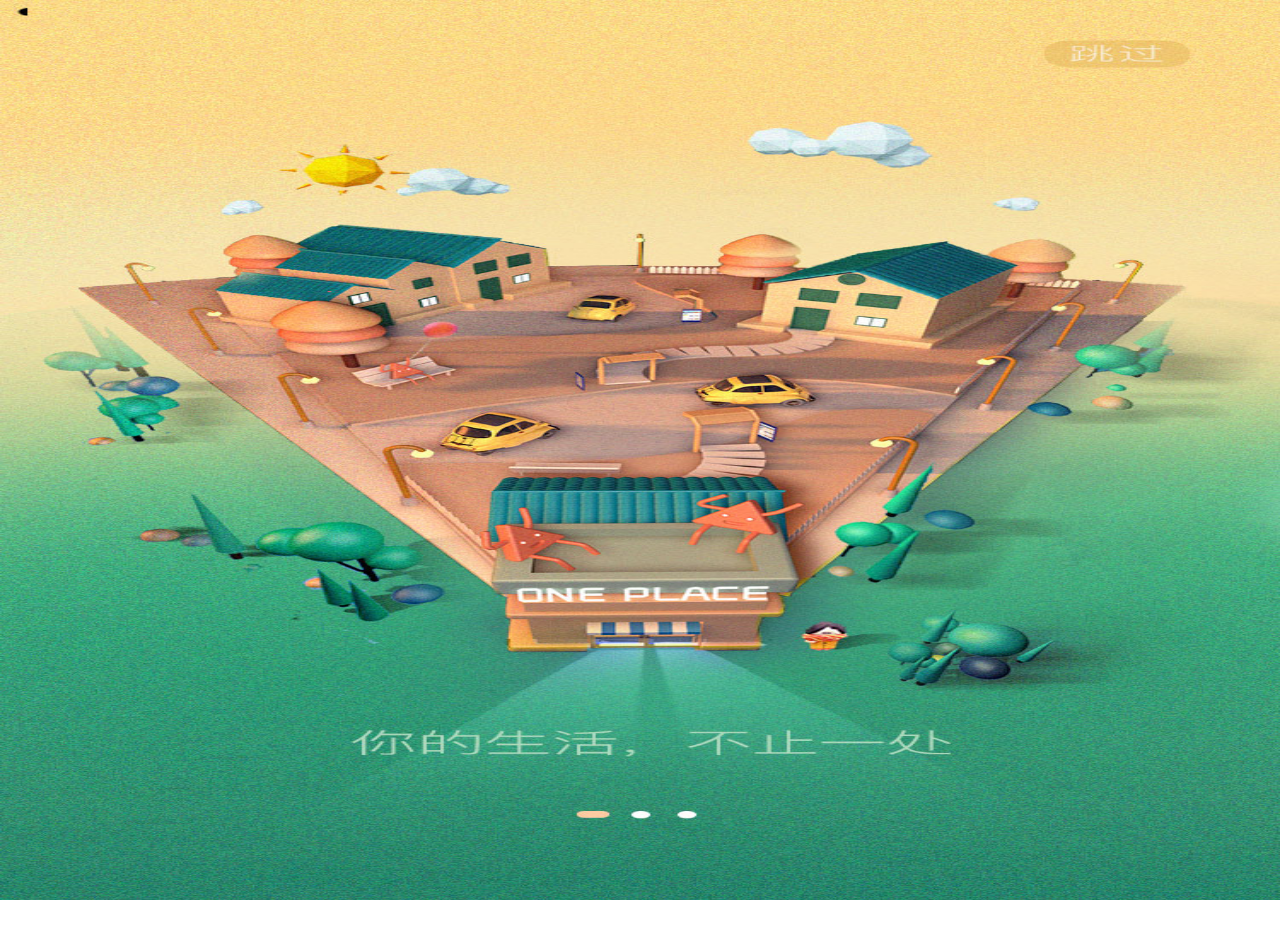
<file: index.html>
<!DOCTYPE html>
<html lang="en">

<head>
  <meta charset="UTF-8">
  <meta name="viewport" content="width=device-width, initial-scale=1.0">
  <meta http-equiv="X-UA-Compatible" content="ie=edge">
  <link rel="stylesheet" href="./css/swiper.min.css">
  <script>
    document.documentElement.style.fontSize =
      document.documentElement.clientWidth / 7.5 + "px"
  </script>
  <title>Document</title>
  <style>
    * {
      margin: 0;
      padding: 0;
      box-sizing: border-box;
    }

    .swiper-container {
      width: 100%;
    }

    .swiper-wrapper img {
      width: 100%;
      height: 100vh;
    }

    .btn {
      position: absolute;
      display: block;
      text-decoration: none;
      top: 10.85rem;
      left: 2.6rem;
      width: 2rem;
      height: 0.7rem;
      background-color: #7dd2b1;
      border: 1px solid #7dd2b1;
      border-radius: 0.3rem;
      display: flex;
    }

    p {
      width: 2rem;
      color: #eee;
      font-size: 0.4rem;
      padding-left: 0.2rem;
      padding-top: 0.03rem;
    }
  </style>
</head>

<body>
  <div class="swiper-container">
    <div class="swiper-wrapper">
      <div class="swiper-slide"><img src="./images/u5.jpg" alt=""></div>
      <div class="swiper-slide"><img src="./images/u7.jpg" alt=""></div>
      <div class="swiper-slide"><img src="./images/u9.jpg" alt=""></div>
      <div class="swiper-slide"><img src="./images/u11.jpg" alt="">
        <a href="./dengru.html" class="btn">
          <p>来到一处</p>
        </a>
      </div>
    </div>
  </div>
  <script src="./js/swiper.animate1.0.3.min.js"></script>
  <script src="./js/swiper.min.js"></script>
  <script>
    var mySwiper = new Swiper('.swiper-container', {
      autoplay: true,
    })
  </script>
</body>

</html>
</file>
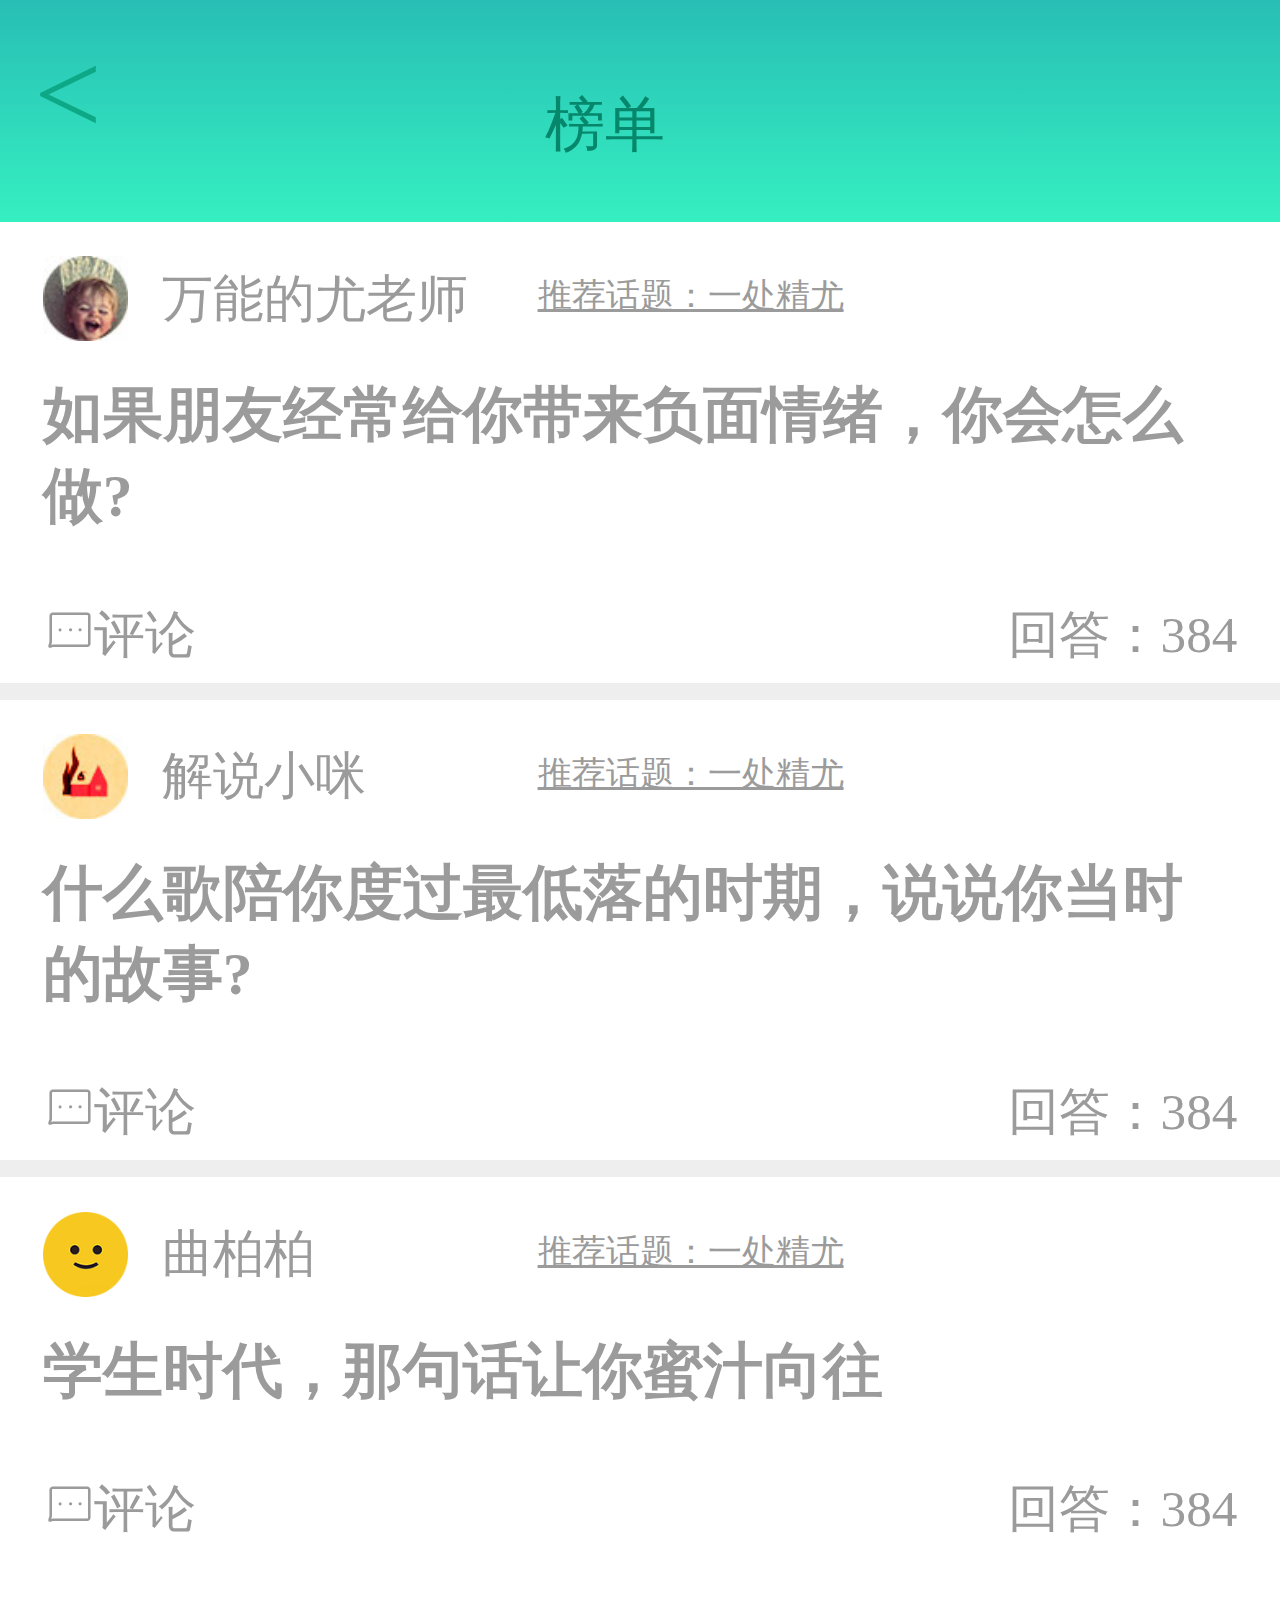
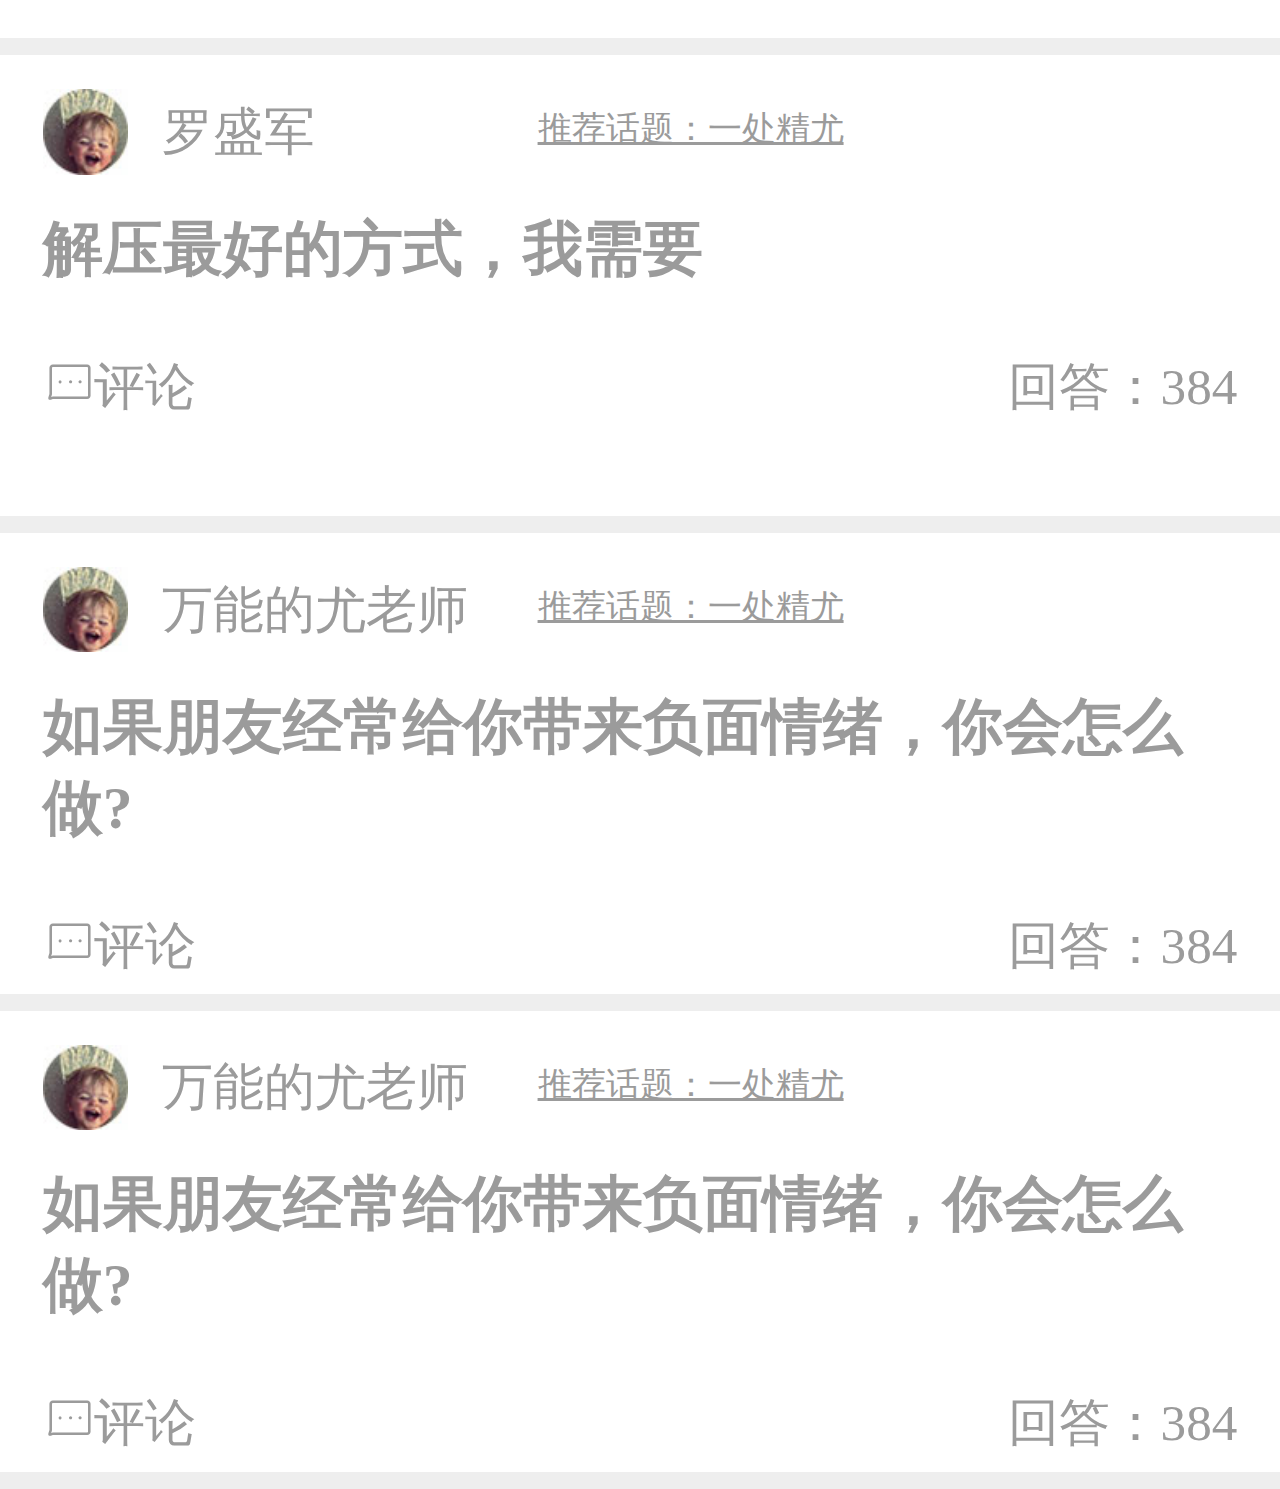
<file: bangdan.html>
<!DOCTYPE html>
<html lang="en">

<head>
  <meta charset="UTF-8">
  <meta name="viewport" content="width=device-width, initial-scale=1.0">
  <meta http-equiv="X-UA-Compatible" content="ie=edge">
  <link rel="stylesheet" href="./css/iconfont_1.css">
  <link rel="stylesheet" href="./css/iconfont_2.css">
  <link rel="stylesheet" href="./css/iconfont_3.css">
  <script>
    document.documentElement.style.fontSize =
      document.documentElement.clientWidth / 7.5 + "px"
  </script>
  <title>Document</title>
  <style>
    * {
      margin: 0;
      padding: 0;
    }

    .top {
      background: -webkit-linear-gradient(#28beb5, #35efc1);
      width: 100%;
      height: 1.3rem;
      position: fixed;
      top: 0;
    }

    header {
      margin-top: 1.3rem;
    }

    .top span {
      font-size: 0.35rem;
      color: #06866b;
      padding-left: 2.6rem;
      margin-top: 0.5rem;
      float: left;
    }

    .top a {
      text-decoration: none;
      font-size: 0.7rem;
      float: left;
      padding-top: 0.15rem;
      color: black;
      color: #0da987;
      margin-left: 0.2rem;
    }

    .biaoti {
      border-bottom: 0.1rem solid #eee;
    }

    .biaoti-top {
      width: 7rem;
      margin: 0 auto;
      height: 2.5rem;
      padding-top: 0.2rem;
    }

    .biaoti-top img {
      width: 0.5rem;
      float: left;
    }

    .wanneng {
      float: left;
      font-size: 0.3rem;
      width: 2rem;
      padding-top: 0.05rem;
      color: rgb(155, 155, 155);
      padding-left: 0.2rem;
    }

    .biaoti-top a {
      font-size: 0.2rem;
      float: left;
      padding-top: 0.1rem;
      color: rgb(155, 155, 155);
      padding-left: 0.2rem;
    }

    .biaoti-top h5 {
      width: 100%;
      float: left;
      font-size: 0.35rem;
      padding-top: 0.2rem;
      color: rgb(155, 155, 155);
    }

    .pingluna {
      float: left;
      color: rgb(155, 155, 155);
      font-size: 0.3rem;
      margin-top: 0.37rem;
    }

    .huida {
      float: right;
      font-size: 0.3rem;
      margin-top: 0.37rem;
      color: rgb(155, 155, 155);

    }
  </style>
</head>

<body>
  <div class="wrap">
    <div class="top">
      <a href="./dengruye.html">
        <</a> <span>榜单</span>
    </div>
    <header>
      <div class="biaoti">
        <div class="biaoti-top">
          <img src="./images/u153111_13.jpg" alt="">
          <span class="wanneng">万能的尤老师 </span>
          <a href="">推荐话题：一处精尤</a>
          <h5>如果朋友经常给你带来负面情绪，你会怎么做?</h5>
          <span class="iconfont icon-xiaoxi1 pingluna">评论</span>
          <span class="huida">回答：384</span>
        </div>
      </div>

      <div class="biaoti">
        <div class="biaoti-top">
          <img src="./images/u15123_05.jpg" alt="">
          <span class="wanneng">解说小咪 </span>
          <a href="">推荐话题：一处精尤</a>
          <h5>什么歌陪你度过最低落的时期，说说你当时的故事?</h5>
          <span class="iconfont icon-xiaoxi1 pingluna">评论</span>
          <span class="huida">回答：384</span>
        </div>
      </div>

      <div class="biaoti">
        <div class="biaoti-top">
          <img src="./images/1_03.png" alt="">
          <span class="wanneng">曲柏柏 </span>
          <a href="">推荐话题：一处精尤</a>
          <h5>学生时代，那句话让你蜜汁向往</h5>
          <span class="iconfont icon-xiaoxi1 pingluna">评论</span>
          <span class="huida">回答：384</span>
        </div>
      </div>

      <div class="biaoti">
        <div class="biaoti-top">
          <img src="./images/u153111_13.jpg" alt="">
          <span class="wanneng">罗盛军 </span>
          <a href="">推荐话题：一处精尤</a>
          <h5>解压最好的方式，我需要</h5>
          <span class="iconfont icon-xiaoxi1 pingluna">评论</span>
          <span class="huida">回答：384</span>
        </div>
      </div>

      <div class="biaoti">
        <div class="biaoti-top">
          <img src="./images/u153111_13.jpg" alt="">
          <span class="wanneng">万能的尤老师 </span>
          <a href="">推荐话题：一处精尤</a>
          <h5>如果朋友经常给你带来负面情绪，你会怎么做?</h5>
          <span class="iconfont icon-xiaoxi1 pingluna">评论</span>
          <span class="huida">回答：384</span>
        </div>
      </div>
      <div class="biaoti">
        <div class="biaoti-top">
          <img src="./images/u153111_13.jpg" alt="">
          <span class="wanneng">万能的尤老师 </span>
          <a href="">推荐话题：一处精尤</a>
          <h5>如果朋友经常给你带来负面情绪，你会怎么做?</h5>
          <span class="iconfont icon-xiaoxi1 pingluna">评论</span>
          <span class="huida">回答：384</span>
        </div>
      </div>

    </header>

  </div>
</body>

</html>
</file>
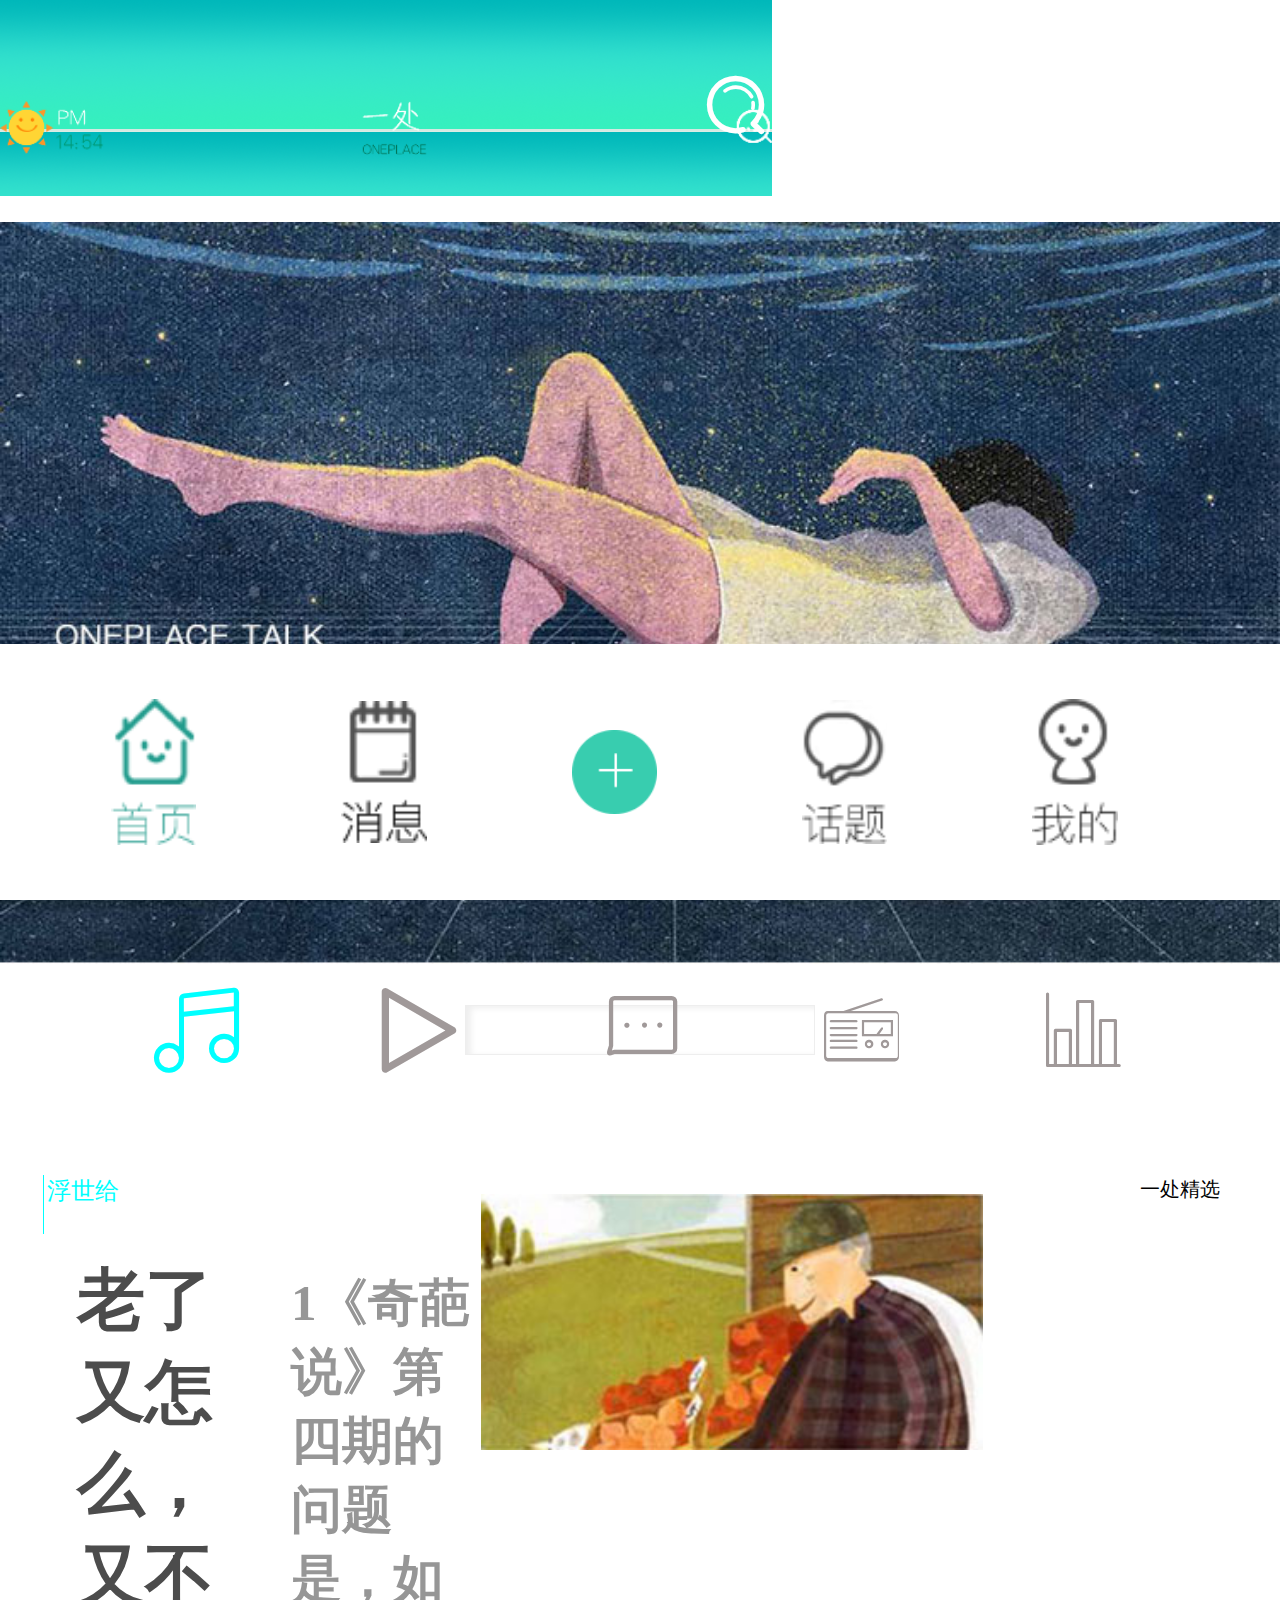
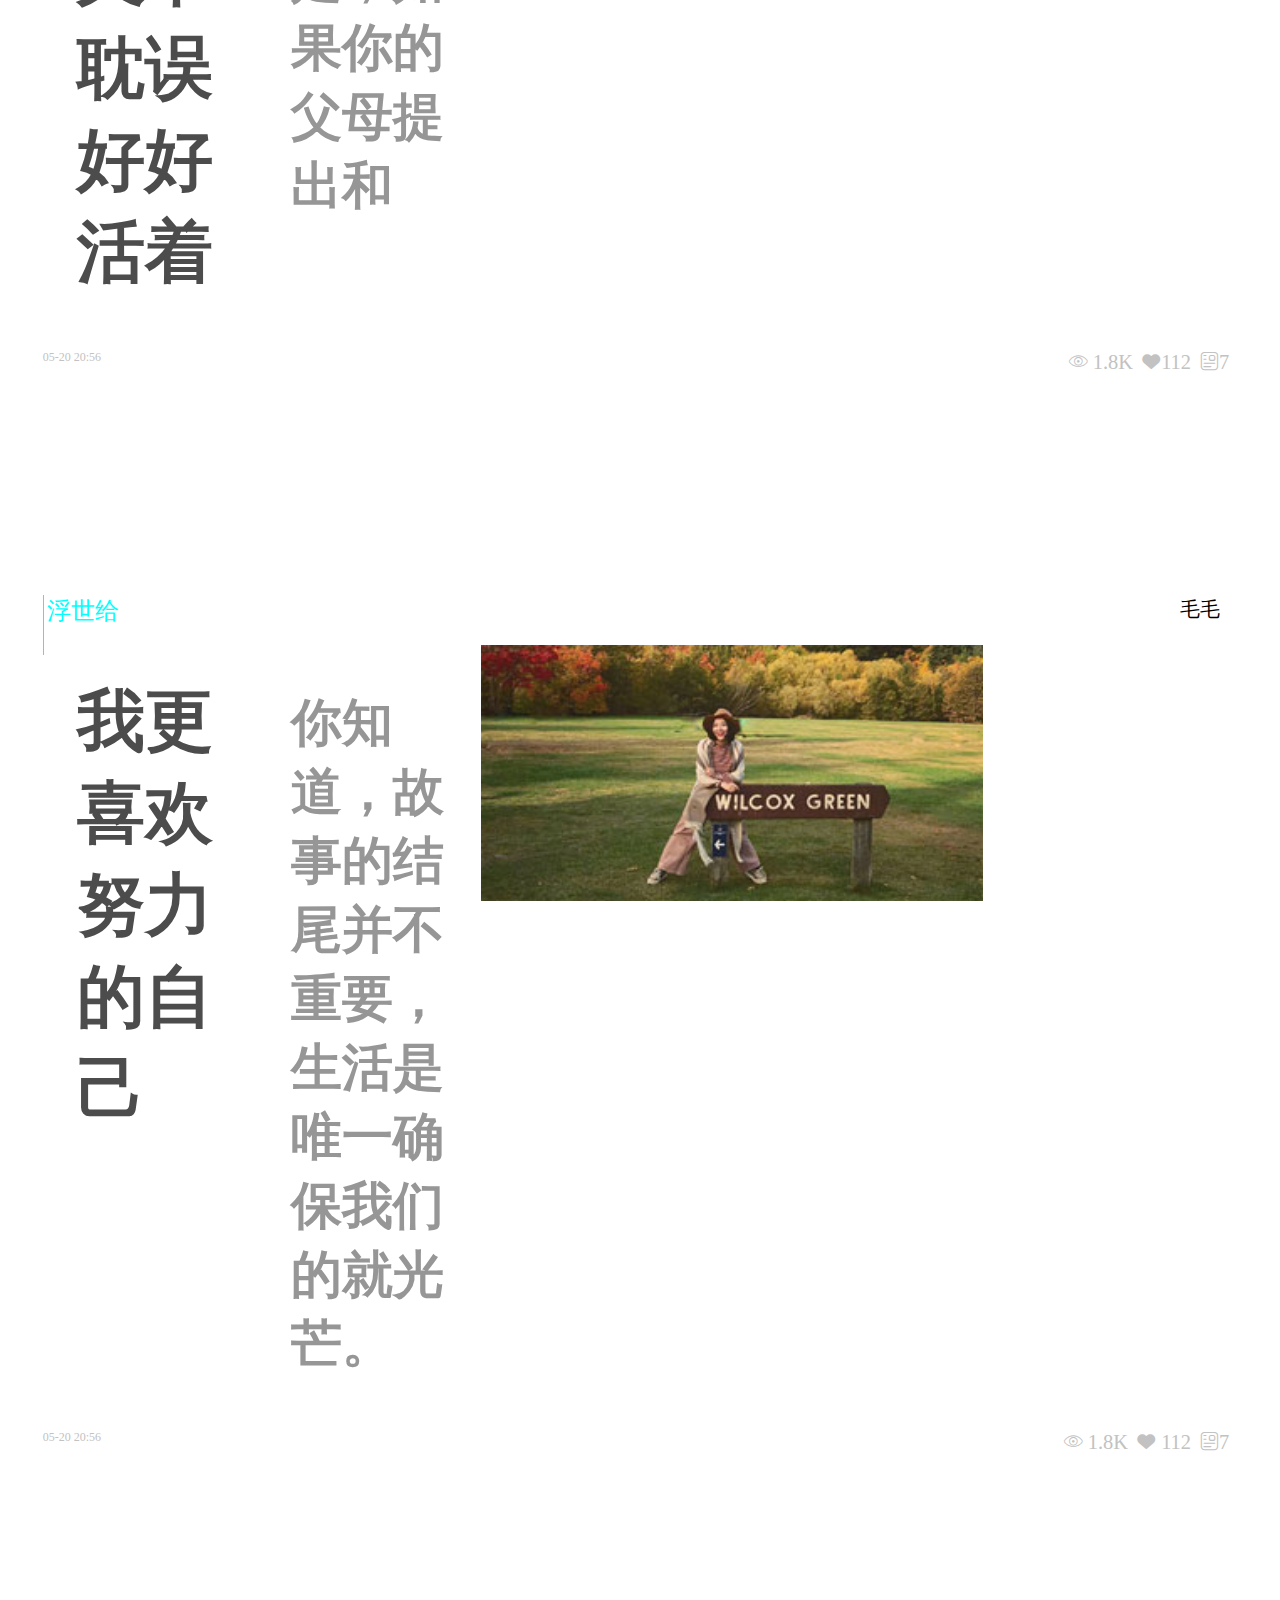
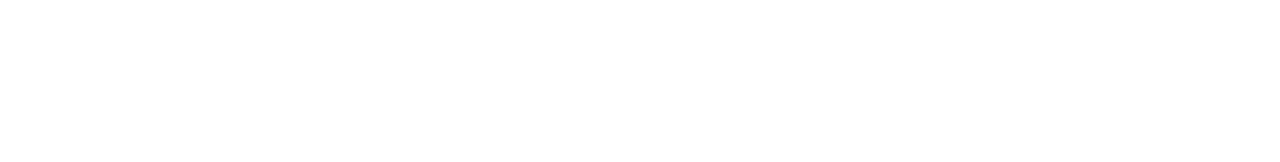
<file: dengruye.html>
<!DOCTYPE html>
<html lang="en">

<head>
  <meta charset="UTF-8">
  <meta name="viewport" content="width=device-width, initial-scale=1.0">
  <meta http-equiv="X-UA-Compatible" content="ie=edge">
  <link rel="stylesheet" href="./css/iconfont_1.css">
  <link rel="stylesheet" href="./css/iconfont_2.css">
  <link rel="stylesheet" href="./css/iconfont_3.css">
  <script>
    document.documentElement.style.fontSize =
      document.documentElement.clientWidth / 7.5 + "px"
  </script>
  <title>Document</title>
  <style>
    * {
      margin: 0;
      padding: 0;
      box-sizing: border-box;
    }

    .top {
      background-image: url(images/u48.png);
      position: fixed;
      top: 0;
    }

    header {
      margin-top: 1.3rem;
      margin-bottom: 1.5rem;
    }

    .xuanxiang {
      width: 350px;
      height: 50px;
      border: 1px solid #eee;
      margin: 0 auto;
      box-shadow: 5px 2px 6px #eee inset;
      display: flex;
      justify-content: center;
      align-items: Center;
    }

    .xuanze {
      color: rgb(160, 153, 153);
      font-size: 0.5rem;
      margin-right: 0.4rem;
      margin-left: 0.4rem;
    }

    .xuanze:first-child {
      color: aqua;
    }

    .xuanze:hover {
      color: aqua;
    }

    .neirong {
      width: 7rem;
      margin: 0 auto;
      list-style: none;
      margin-top: 0.3rem;
    }

    .neirong-top,
    .neirong-down {
      display: flex;
      flex-wrap: wrap;
    }

    .neirong-top {
      margin-bottom: 0.6rem;
    }

    .neirong-top .biaoti,
    .neirong-down .biaoti {
      border-left: 1px solid aqua;
      padding-left: 3px;
      margin-top: 0.4rem;
      color: aqua;
      font-size: 0.14rem;
      height: 0.35rem;
      width: 100%;
    }

    .neirong-top .biaoti span,
    .neirong-down .biaoti span {
      float: right;
      margin-right: 0.1rem;
      color: black;
      font-size: 0.12rem;
    }

    .neirong-top img,
    .neirong-down img {
      float: right;
      margin-top: -40px;
      width: 3rem;
      height: 1.5rem;
      padding-left: 10px;
    }

    .neirong-down img {
      margin-top: -10px;
    }

    .neirong-top h3,
    .neirong-down h3 {
      width: 180px;
      margin-top: 20px;
      margin-left: 0.2rem;
      font-size: 0.4rem;
      color: #4c4c4c;
    }

    .neirong-top h5,
    .neirong-down h5 {
      width: 180px;
      margin-left: 0.2rem;
      margin-top: 0.2rem;
      font-size: 0.3rem;
      color: #969696;
    }

    .shijian {
      width: 100%;
      margin: 0 auto;
      font-size: 12px;
      color: #c2c2c2;
      margin-top: 0.3rem;
      padding-bottom: 0.3rem;
    }

    .shijian .iconfont {
      float: right;
      font-size: 0.12rem;
      margin-right: 8px;
    }

    .footer {
      width: 100%;
      height: 1.5rem;
      position: fixed;
      bottom: 0;
      display: flex;
      align-items: center;
      background-color: white;
    }

    .footer img {
      margin-left: 0.65rem;
      margin-right: 0.2rem;
      width: 0.5rem;
    }

    .xunzhao {
      float: right;
      margin-top: -0.76rem;
      color: white;
      font-size: 0.42rem;
      z-index: 10;
    }

    .icon-xin:focus {
      background-color: red;
    }
  </style>
</head>

<body>
  <div class="wrap">
    <div class="top">
      <img src="./images/u50.png" alt="" width="100%">
      <span class="iconfont icon-linedesign-12 xunzhao"></span>


    </div>
    <header>
      <div><img src="./images/u153_02.jpg" alt="" width="100%"></div>
      <div class="xuanxiang">
        <span class="iconfont icon-yinyue  xuanze xuanxiang1"></span>
        <span class="iconfont icon-bofang  xuanze xuanxiang2"></span>
        <span class="iconfont icon-xiaoxi1  xuanze xuanxiang3"></span>
        <span class="iconfont icon-shouyinji01  xuanze xuanxiang4"></span>
        <span class="iconfont icon-shuju  xuanze xuanxiang5"></span>
      </div>
      <ul class="neirong">
        <li class="neirong-top">
          <p class="biaoti">浮世给 <span>一处精选</span></p>
          <h3>老了又怎么，又不耽误好好活着</h3>
          <h5>1《奇葩说》第四期的问题是，如果你的父母提出和</h5>
          <img src="./images/u1531_05.jpg" alt="">
          <p class="shijian">05-20 20:56 <span>
              <span class="iconfont icon-xinxi"><span>7</span></span>
              <span class="iconfont icon-xin1"><span>112 </span></span>
              <span class="iconfont icon-iconset0207"> <span>1.8K</span></span>
            </span></p>
        </li>
        <li class="neirong-down">
          <p class="biaoti">浮世给 <span>毛毛</span></p>
          <h3>我更喜欢努力的自己</h3>
          <h5>你知道，故事的结尾并不重要，生活是唯一确保我们的就光芒。</h5>
          <img src="./images/u1513_09.jpg" alt="">
          <p class="shijian">05-20 20:56 <span>
              <span class="iconfont icon-xinxi"><span>7</span></span>
              <span class="iconfont icon-xin1"> <span>112</span></span>
              <span class="iconfont icon-iconset0207"> <span>1.8K</span></span>
            </span></p>
        </li>

      </ul>

    </header>
    <div class="footer">
      <img src="images/u39_disabled.png" alt="">
      <img src="images/u45.png" alt="" class="xiaoxi">
      <img src="images/u37.png" alt="">
      <img src="images/u41.png" alt="" class="huati">
      <img src="images/u43.png" alt="" class="wode">
    </div>
  </div>

  <script>
    document.querySelector(".footer>.xiaoxi").onclick = function () {
      window.location.href = 'xiaoxi.html';
    }
    document.querySelector(".footer>.huati").onclick = function () {
      window.location.href = 'huati.html';
    }
    document.querySelector(".footer>.wode").onclick = function () {
      window.location.href = 'wode.html';
    }
    document.querySelector(".xuanxiang>.xuanxiang3").onclick = function () {
      window.location.href = 'xunzhao.html';
    }
    document.querySelector(".xuanxiang>.xuanxiang4").onclick = function () {
      window.location.href = 'diantai.html';
    }
    document.querySelector(".xuanxiang>.xuanxiang5").onclick = function () {
      window.location.href = 'bangdan.html';
    }
    document.querySelector(".xuanxiang>.xuanxiang1").onclick = function () {
      window.location.href = 'yinyue.html';
    }
    var i = 0
    document.querySelectorAll(".icon-xin1")[0].onclick = function () {
      if (i++ % 2 == 0) {
        this.style.color = 'red';
      } else {
        this.style.color = '#c2c2c2';
      }
    }
    document.querySelectorAll(".icon-xin1")[1].onclick = function () {
      if (i++ % 2 == 0) {
        this.style.color = 'red';
      } else {
        this.style.color = '#c2c2c2';
      }
    }
  </script>
</body>

</html>
</file>
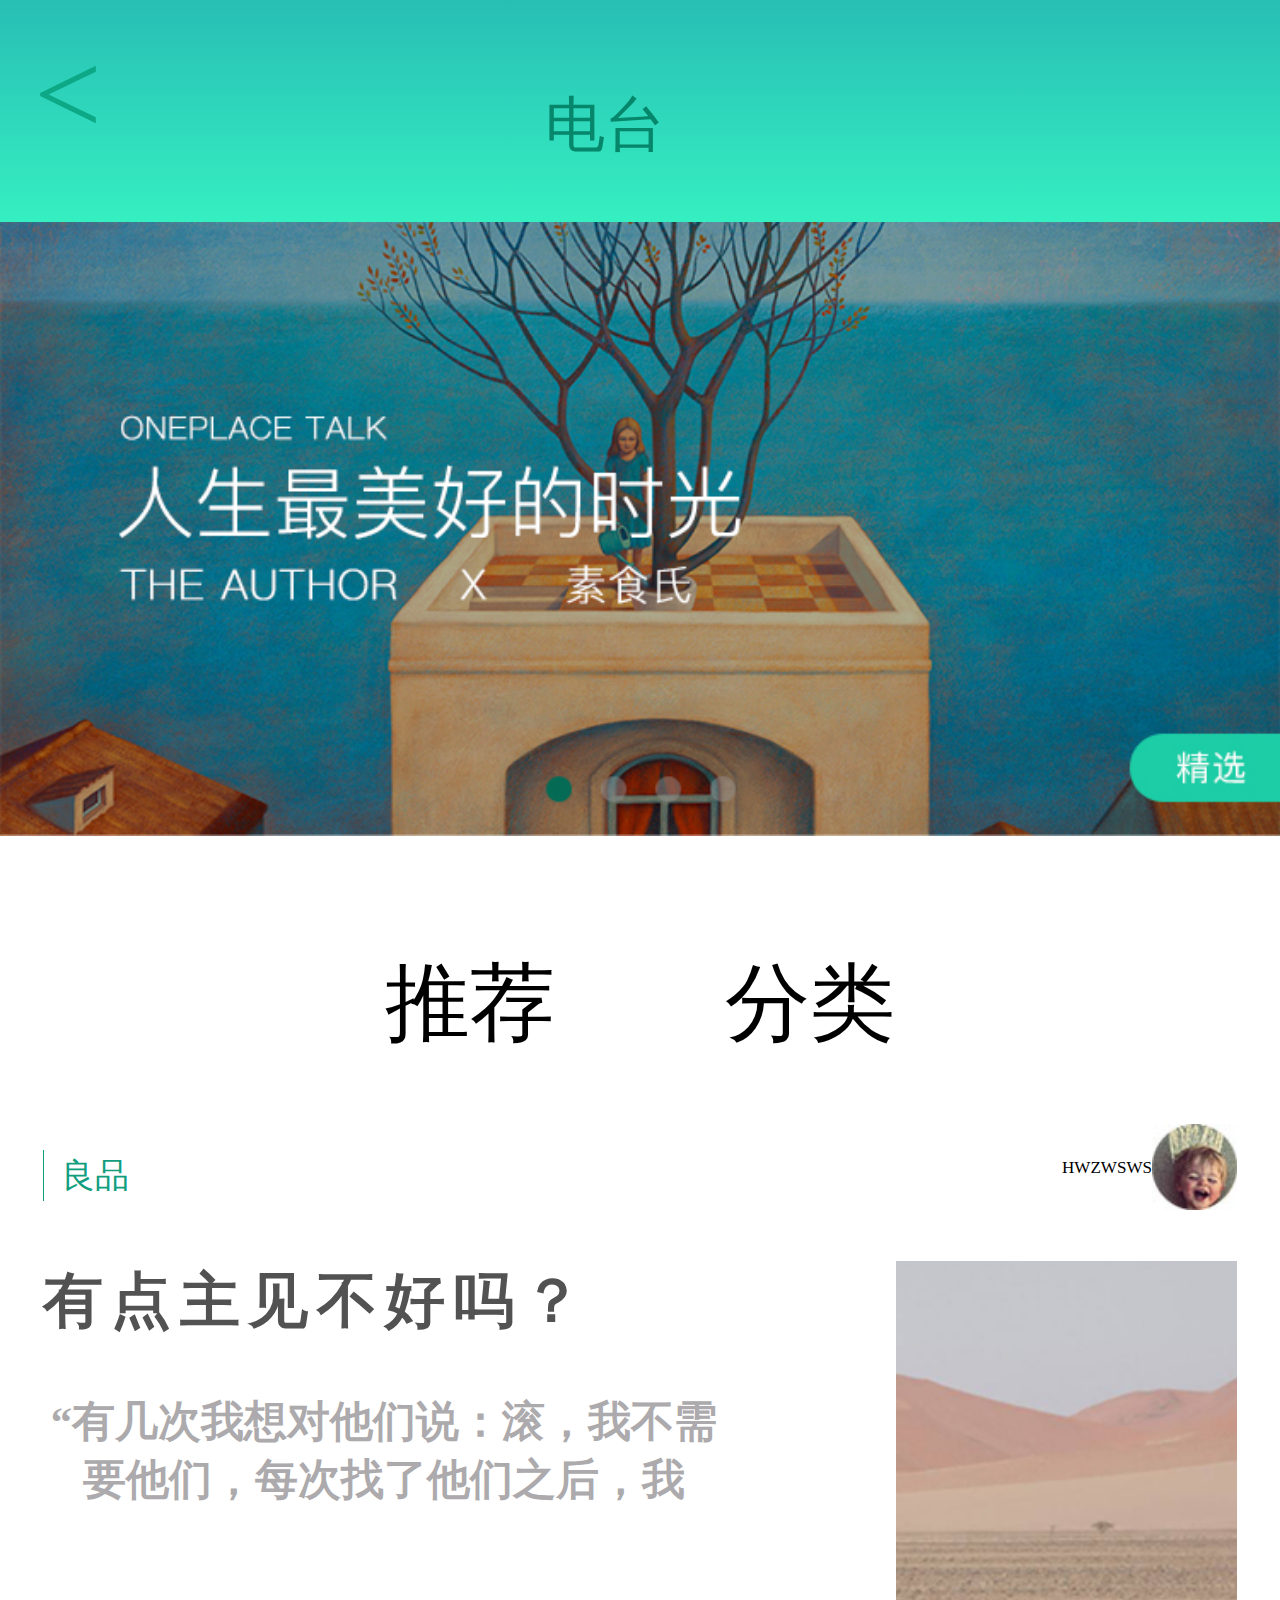
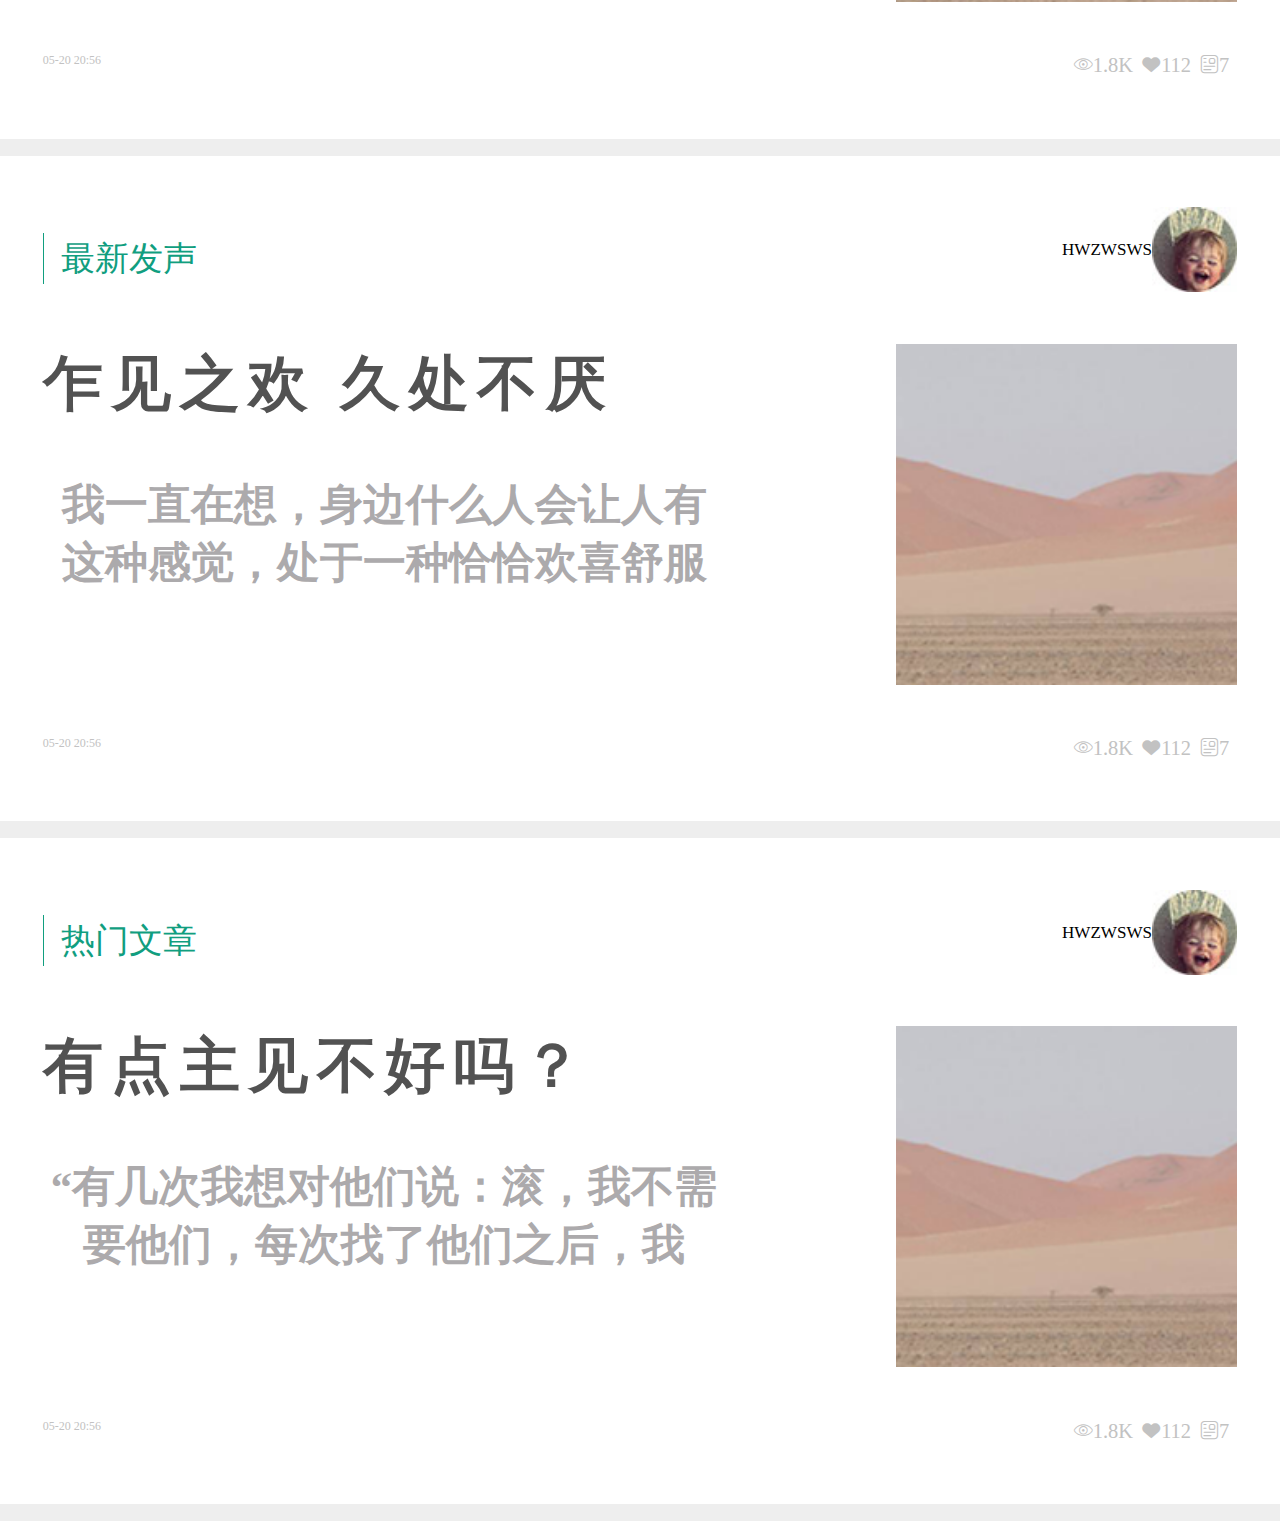
<file: diantai.html>
<!DOCTYPE html>
<html lang="en">

<head>
  <meta charset="UTF-8">
  <meta name="viewport" content="width=device-width, initial-scale=1.0">
  <meta http-equiv="X-UA-Compatible" content="ie=edge">
  <link rel="stylesheet" href="./css/iconfont_1.css">
  <link rel="stylesheet" href="./css/iconfont_3.css">
  <script>
    document.documentElement.style.fontSize =
      document.documentElement.clientWidth / 7.5 + "px"
  </script>
  <title>Document</title>
  <link rel="stylesheet" href="./css/swiper.min.css">
  <style>
    * {
      margin: 0;
      padding: 0;
    }

    .top {
      background: -webkit-linear-gradient(#28beb5, #35efc1);
      width: 100%;
      height: 1.3rem;
      position: fixed;
      top: 0;
    }

    header {
      margin-top: 1.3rem;
    }


    .top span {
      font-size: 0.35rem;
      color: #06866b;
      padding-left: 2.6rem;
      margin-top: 0.5rem;
      float: left;
    }

    .top a {
      text-decoration: none;
      font-size: 0.7rem;
      float: left;
      padding-top: 0.15rem;
      color: black;
      color: #0da987;
      margin-left: 0.2rem;
    }

    .biaoti {
      text-align: center;
    }

    .tuijian,
    .fenlei {
      font-size: 0.5rem;
      text-decoration: none;
      color: black;
      margin-right: 0.5rem;
      margin-left: 0.5rem;
      padding-bottom: 0.5rem;
    }

    .wenzhang {
      font-size: 0.2rem;
      width: 7rem;
      margin: 0 auto;
      height: 0.5rem;
      padding-top: 0.3rem;
    }

    .wenzhang span {
      float: left;
      line-height: 0.3rem;
      margin-top: 0.15rem;
      padding-left: 0.1rem;
      border-left: 0.01rem solid #119e7f;
      color: #119e7f;
    }

    .wenzhang a {
      float: right;
      text-decoration: none;
      color: black;
      font-size: 0.1rem;
      display: block;
      line-height: 0.3rem;
      color: black;
      margin-top: 0.1rem;
    }

    .wenzhang img {
      float: right;
      width: 0.5rem;
    }

    .remen-header {
      border-bottom: 0.1rem solid #eee;
    }

    .remen-top {
      width: 7rem;
      height: 2.5rem;
      margin: 0 auto;
      padding-top: 0.3rem;
      padding-bottom: 0.3rem;

    }

    .remen-top img {
      width: 2rem;
      height: 2rem;
      float: right;
    }

    .remen-top h3 {
      font-size: 0.35rem;
      float: left;
      letter-spacing: 0.05rem;
      color: #525252;
    }

    .remen-top h5 {
      font-size: 0.25rem;
      float: left;
      color: #acaaac;
      white-space: normal;
      width: 4rem;
      padding-top: 0.3rem;
    }


    .shijian {
      width: 100%;
      font-size: 12px;
      color: #c2c2c2;
      margin-top: 2.3rem;
      padding-bottom: 0.3rem;

    }

    .shijian-right {
      float: left;
    }

    .shijian .aixin {
      float: right;
      font-size: 0.12rem;
      margin-right: 8px;
    }
  </style>
</head>

<body>
  <div class="wrap">
    <div class="top">
      <a href="./dengruye.html">
        <</a> <span>电台</span>
    </div>
    <header>
      <div class="swiper-container">
        <div class="swiper-wrapper">
          <div class="swiper-slide">
            <img src="./images/u124.png" alt="" width="100%">
          </div>
          <div class="swiper-slide">
            <img src="./images/u126.png" alt="" width="100%">
          </div>
          <div class="swiper-slide">
            <img src="./images/u128.png" alt="" width="100%">
          </div>
          <div class="swiper-slide">
            <img src="./images/u130.png" alt="" width="100%">
          </div>
        </div>
      </div>

      <div class="biaoti">
        <a href="" class="tuijian">推荐</a><a href="" class="fenlei">分类</a>
        <div class="liangpin">
          <p class="wenzhang"> <span>良品</span> <img src="./images/u153111_13.jpg" alt=""><a href=""> HWZWSWS </a></p>
          <div class="remen-header">
            <div class="remen-top">
              <img src="./images/11_08.png" alt="">
              <h3>有点主见不好吗？</h3>
              <h5>“有几次我想对他们说：滚，我不需要他们，每次找了他们之后，我</h5>
              <p class="shijian">
                <span class="shijian-right"> 05-20 20:56</span>
                <span class="iconfont icon-xinxi aixin">7</span>
                <span class="iconfont icon-xin1 aixin">112</span>
                <span class="iconfont icon-iconset0207 aixin">1.8K</span>
              </p>
            </div>
          </div>
        </div>
        <div class="liangpin">
          <p class="wenzhang"> <span>最新发声</span> <img src="./images/u153111_13.jpg" alt=""><a href=""> HWZWSWS </a></p>
          <div class="remen-header">
            <div class="remen-top">
              <img src="./images/11_08.png" alt="">
              <h3>乍见之欢 久处不厌</h3>
              <h5>我一直在想，身边什么人会让人有这种感觉，处于一种恰恰欢喜舒服</h5>
              <p class="shijian">
                <span class="shijian-right"> 05-20 20:56</span>
                <span class="iconfont icon-xinxi aixin">7</span>
                <span class="iconfont icon-xin1 aixin">112</span>
                <span class="iconfont icon-iconset0207 aixin">1.8K</span>
              </p>
            </div>
          </div>
        </div>
        <div class="liangpin">
          <p class="wenzhang"> <span>热门文章</span> <img src="./images/u153111_13.jpg" alt=""><a href=""> HWZWSWS </a></p>
          <div class="remen-header">
            <div class="remen-top">
              <img src="./images/11_08.png" alt="">
              <h3>有点主见不好吗？</h3>
              <h5>“有几次我想对他们说：滚，我不需要他们，每次找了他们之后，我</h5>
              <p class="shijian">
                <span class="shijian-right"> 05-20 20:56</span>
                <span class="iconfont icon-xinxi aixin">7</span>
                <span class="iconfont icon-xin1 aixin">112</span>
                <span class="iconfont icon-iconset0207 aixin">1.8K</span>
              </p>
            </div>
          </div>
        </div>
      </div>
    </header>
    <div class="footer">

    </div>
  </div>

  <script src="./js/swiper.animate1.0.3.min.js"></script>
  <script src="./js/swiper.min.js"></script>
  <script language="javascript">
    var mySwiper = new Swiper('.swiper-container', {
      pagination: {
        el: '.swiper-pagination',
      },
    })
    var i = 0
    document.querySelectorAll(".icon-xin1")[0].onclick = function () {
      if (i++ % 2 == 0) {
        this.style.color = 'red';
      } else {
        this.style.color = '#c2c2c2';
      }
    }
    document.querySelectorAll(".icon-xin1")[1].onclick = function () {
      if (i++ % 2 == 0) {
        this.style.color = 'red';
      } else {
        this.style.color = '#c2c2c2';
      }
    }
    document.querySelectorAll(".icon-xin1")[2].onclick = function () {
      if (i++ % 2 == 0) {
        this.style.color = 'red';
      } else {
        this.style.color = '#c2c2c2';
      }
    }
  </script>
</body>

</html>
</file>
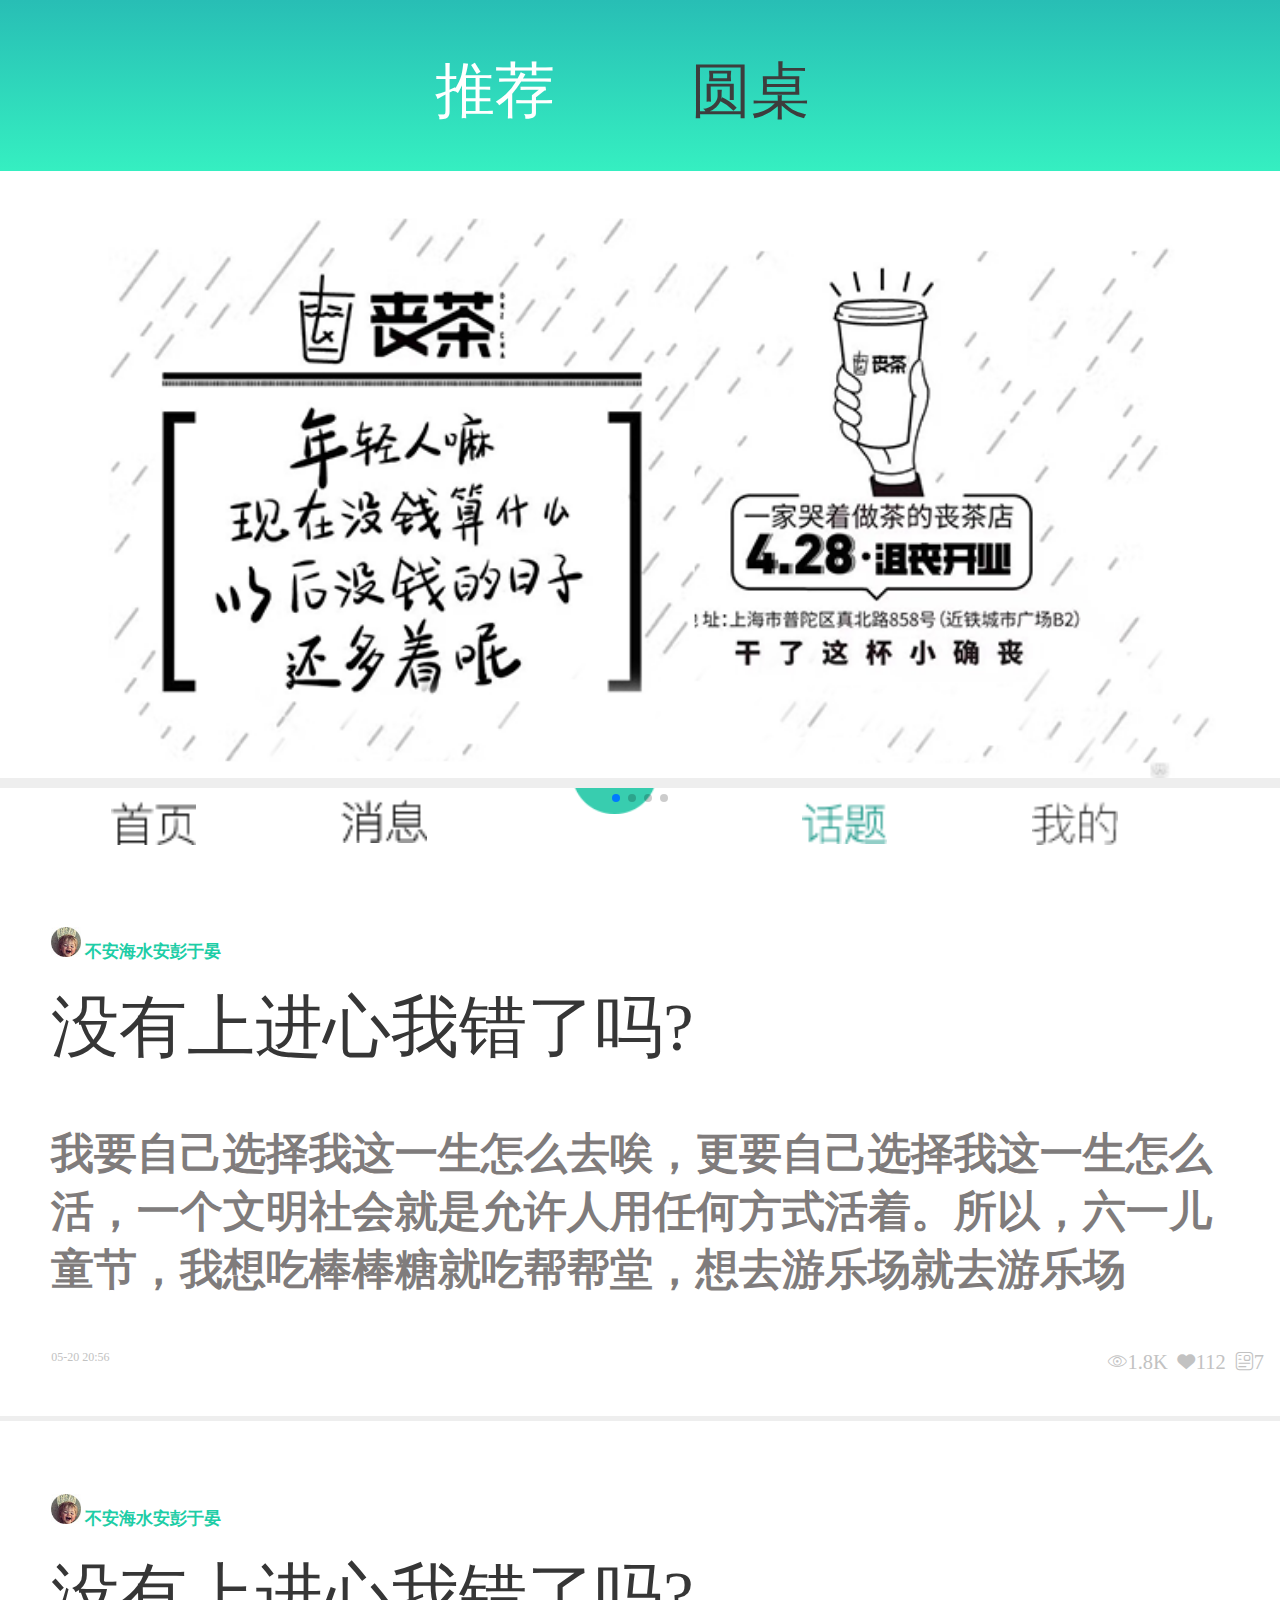
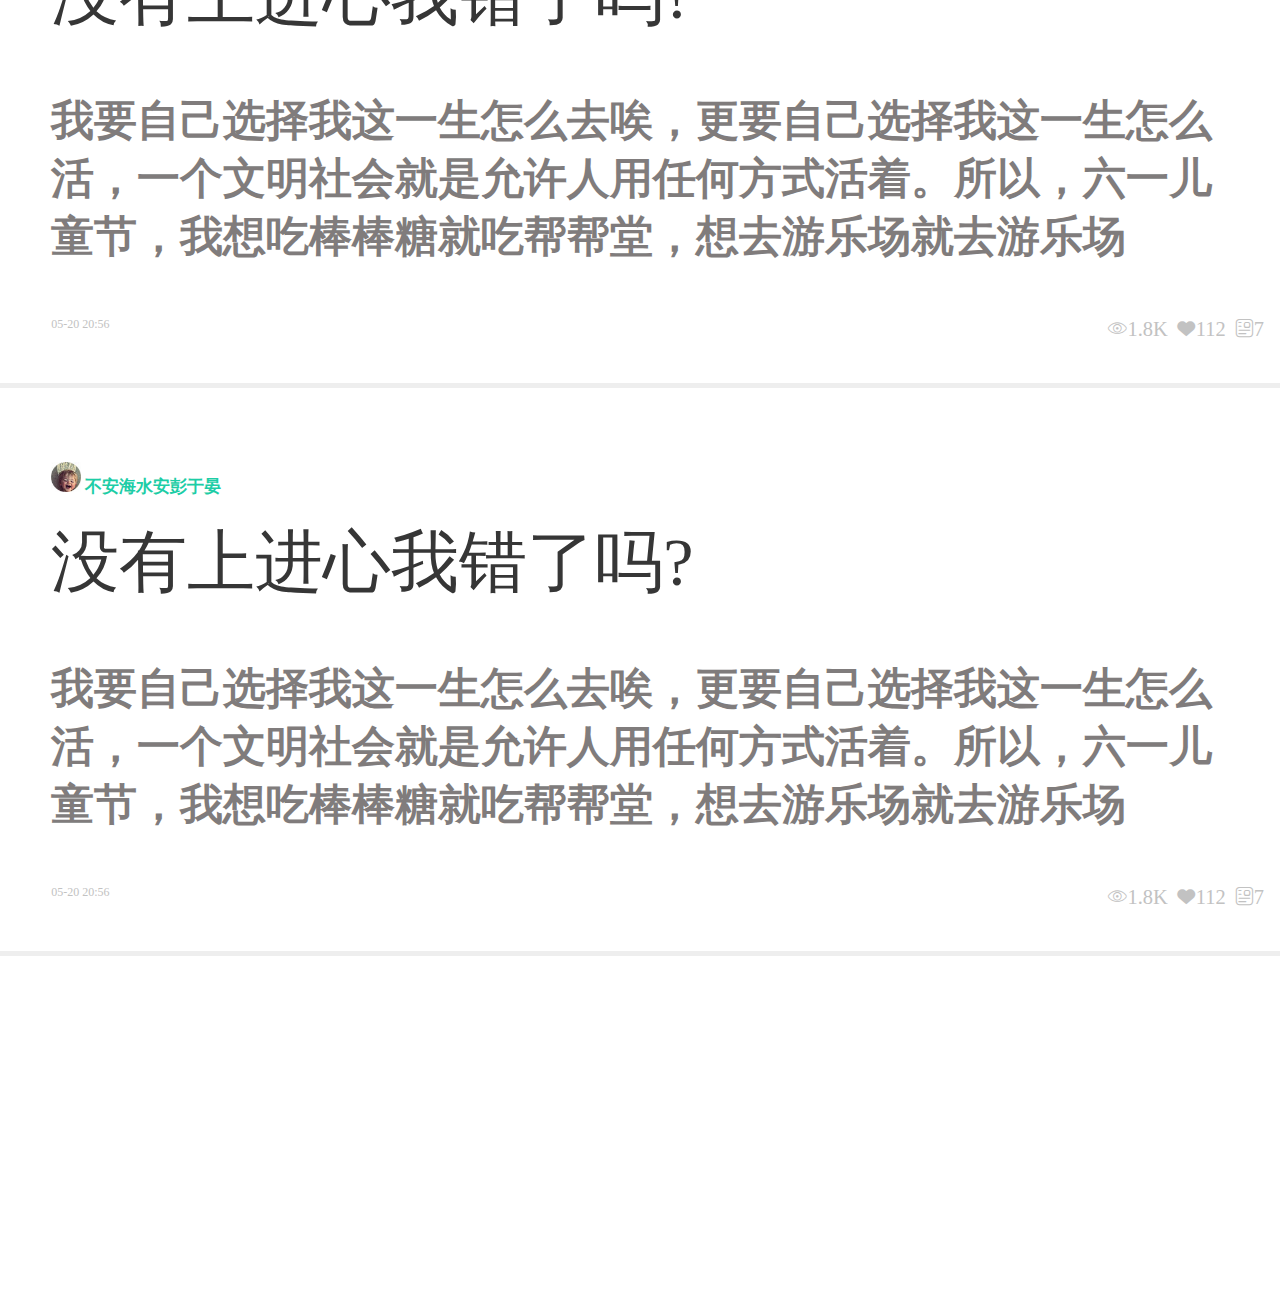
<file: huati.html>
<!DOCTYPE html>
<html lang="en">

<head>
  <meta charset="UTF-8">
  <meta name="viewport" content="width=device-width, initial-scale=1.0">
  <meta http-equiv="X-UA-Compatible" content="ie=edge">
  <link rel="stylesheet" href="./css/iconfont_1.css">
  <link rel="stylesheet" href="./css/iconfont_3.css">

  <script>
    document.documentElement.style.fontSize =
      document.documentElement.clientWidth / 7.5 + "px"
  </script>
  <title>Document</title>
  <link rel="stylesheet" href="./css/swiper.min.css">
</head>
<style>
  * {
    margin: 0;
    padding: 0;
    box-sizing: border-box;
  }

  .top {
    background: -webkit-linear-gradient(#28beb5, #35efc1);
    width: 100%;
    height: 1rem;
    position: fixed;
    top: 0;
    display: flex;
    justify-content: center;
    z-index: 5;
  }

  .top a:first-child {
    color: white;
  }

  .top a {
    font-size: 0.35rem;
    text-decoration: none;
    float: left;
    color: rgb(61, 61, 61);
    margin-left: 0.3rem;
    margin-right: 0.5rem;
    padding-top: 0.3rem;
    font-family: monospace;
  }

  header {
    margin-top: 1rem;
    margin-bottom: 2rem;
  }

  .footer {
    width: 100%;
    height: 1.5rem;
    position: fixed;
    bottom: 0;
    display: flex;
    align-items: center;
    background-color: white;
  }

  .footer img {
    margin-left: 0.65rem;
    margin-right: 0.2rem;
    width: 0.5rem;
  }

  .swiper-container {
    height: 4rem;
  }

  .swiper-container img {
    border-bottom: 10px solid #eee;
  }

  .pinglun {
    margin-top: 0.4rem;
  }

  .pinglun h3 {
    font-size: 0.1rem;
    color: #1dcda6;
    padding-left: 0.3rem;
    line-height: 0.35rem;
  }

  .pinglun .shangjin {
    font-size: 0.4rem;
    color: rgb(54, 54, 54);
    padding-bottom: 0.3rem;
    padding-left: 0.3rem;
  }

  .pinglun h4 {
    font-size: 0.25rem;
    color: rgb(128, 124, 124);
    padding-left: 0.3rem;
    padding-right: 0.3rem;
  }

  .shijian {
    width: 100%;
    margin: 0 auto;
    font-size: 12px;
    color: #c2c2c2;
    margin-top: 0.3rem;
    padding-bottom: 0.3rem;
    padding-left: 0.3rem;
    border-bottom: 5px solid #eee;
  }

  .shijian span {
    float: right;
    font-size: 0.12rem;
    margin-right: 8px;
  }
</style>

<body>
  <div class="wrap">
    <div class="top">
      <a href="">推荐</a>
      <a href="./yuanzuo.html">圆桌</a>
    </div>
    <header>
      <div class="swiper-container">
        <div class="swiper-wrapper">
          <div class="swiper-slide">
            <img src="./images/02.png" alt="" width="100%">
          </div>
          <div class="swiper-slide">
            <img src="./images/02.png" alt="" width="100%">
          </div>
          <div class="swiper-slide">
            <img src="./images/02.png" alt="" width="100%">
          </div>
          <div class="swiper-slide">
            <img src="./images/02.png" alt="" width="100%">
          </div>
        </div>
        <div class="swiper-pagination"></div>
      </div>

      <div class="pinglun">
        <h3> <img src="./images/u153111_13.jpg" alt="" width="30px"> 不安海水安彭于晏</h3>
        <p class="shangjin">没有上进心我错了吗?</p>
        <h4>我要自己选择我这一生怎么去唉，更要自己选择我这一生怎么活，一个文明社会就是允许人用任何方式活着。所以，六一儿童节，我想吃棒棒糖就吃帮帮堂，想去游乐场就去游乐场</h4>
        <p class="shijian">05-20 20:56 <span>
            <span class="iconfont icon-xinxi">7</span>
            <span class="iconfont icon-xin1">112</span>
            <span class="iconfont icon-iconset0207">1.8K</span>
          </span></p>
      </div>

      <div class="pinglun">
        <h3> <img src="./images/u153111_13.jpg" alt="" width="30px"> 不安海水安彭于晏</h3>
        <p class="shangjin">没有上进心我错了吗?</p>
        <h4>我要自己选择我这一生怎么去唉，更要自己选择我这一生怎么活，一个文明社会就是允许人用任何方式活着。所以，六一儿童节，我想吃棒棒糖就吃帮帮堂，想去游乐场就去游乐场</h4>
        <p class="shijian">05-20 20:56 <span>
            <span class="iconfont icon-xinxi">7</span>
            <span class="iconfont icon-xin1">112</span>
            <span class="iconfont icon-iconset0207">1.8K</span>
          </span></p>
      </div>


      <div class="pinglun">
        <h3> <img src="./images/u153111_13.jpg" alt="" width="30px"> 不安海水安彭于晏</h3>
        <p class="shangjin">没有上进心我错了吗?</p>
        <h4>我要自己选择我这一生怎么去唉，更要自己选择我这一生怎么活，一个文明社会就是允许人用任何方式活着。所以，六一儿童节，我想吃棒棒糖就吃帮帮堂，想去游乐场就去游乐场</h4>
        <p class="shijian">05-20 20:56 <span>
            <span class="iconfont icon-xinxi">7</span>
            <span class="iconfont icon-xin1">112</span>
            <span class="iconfont icon-iconset0207">1.8K</span>
          </span></p>
      </div>

    </header>
    <div class="footer">
      <img src="images/u39.png" alt="" class="shouye">
      <img src="images/u45.png" alt="" class="xiaoxi">
      <img src="images/u37.png" alt="">
      <img src="images/u41_disabled.png" alt="">
      <img src="images/u43.png" alt="" class="wode">
    </div>
  </div>
  <script src="./js/swiper.animate1.0.3.min.js"></script>
  <script src="./js/swiper.min.js"></script>
  <script language="javascript">
    var mySwiper = new Swiper('.swiper-container', {
      pagination: {
        el: '.swiper-pagination',
      },
    })
    document.querySelector(".footer>.shouye").onclick = function () {
      window.location.href = 'dengruye.html';
    }
    document.querySelector(".footer>.xiaoxi").onclick = function () {
      window.location.href = 'xiaoxi.html';
    }
    document.querySelector(".footer>.wode").onclick = function () {
      window.location.href = 'wode.html';
    }
    var i = 0
    document.querySelectorAll(".icon-xin1")[0].onclick = function () {
      if (i++ % 2 == 0) {
        this.style.color = 'red';
      } else {
        this.style.color = '#c2c2c2';
      }
    }
    document.querySelectorAll(".icon-xin1")[1].onclick = function () {
      if (i++ % 2 == 0) {
        this.style.color = 'red';
      } else {
        this.style.color = '#c2c2c2';
      }
    }
    document.querySelectorAll(".icon-xin1")[2].onclick = function () {
      if (i++ % 2 == 0) {
        this.style.color = 'red';
      } else {
        this.style.color = '#c2c2c2';
      }
    }
  </script>
</body>

</html>
</file>
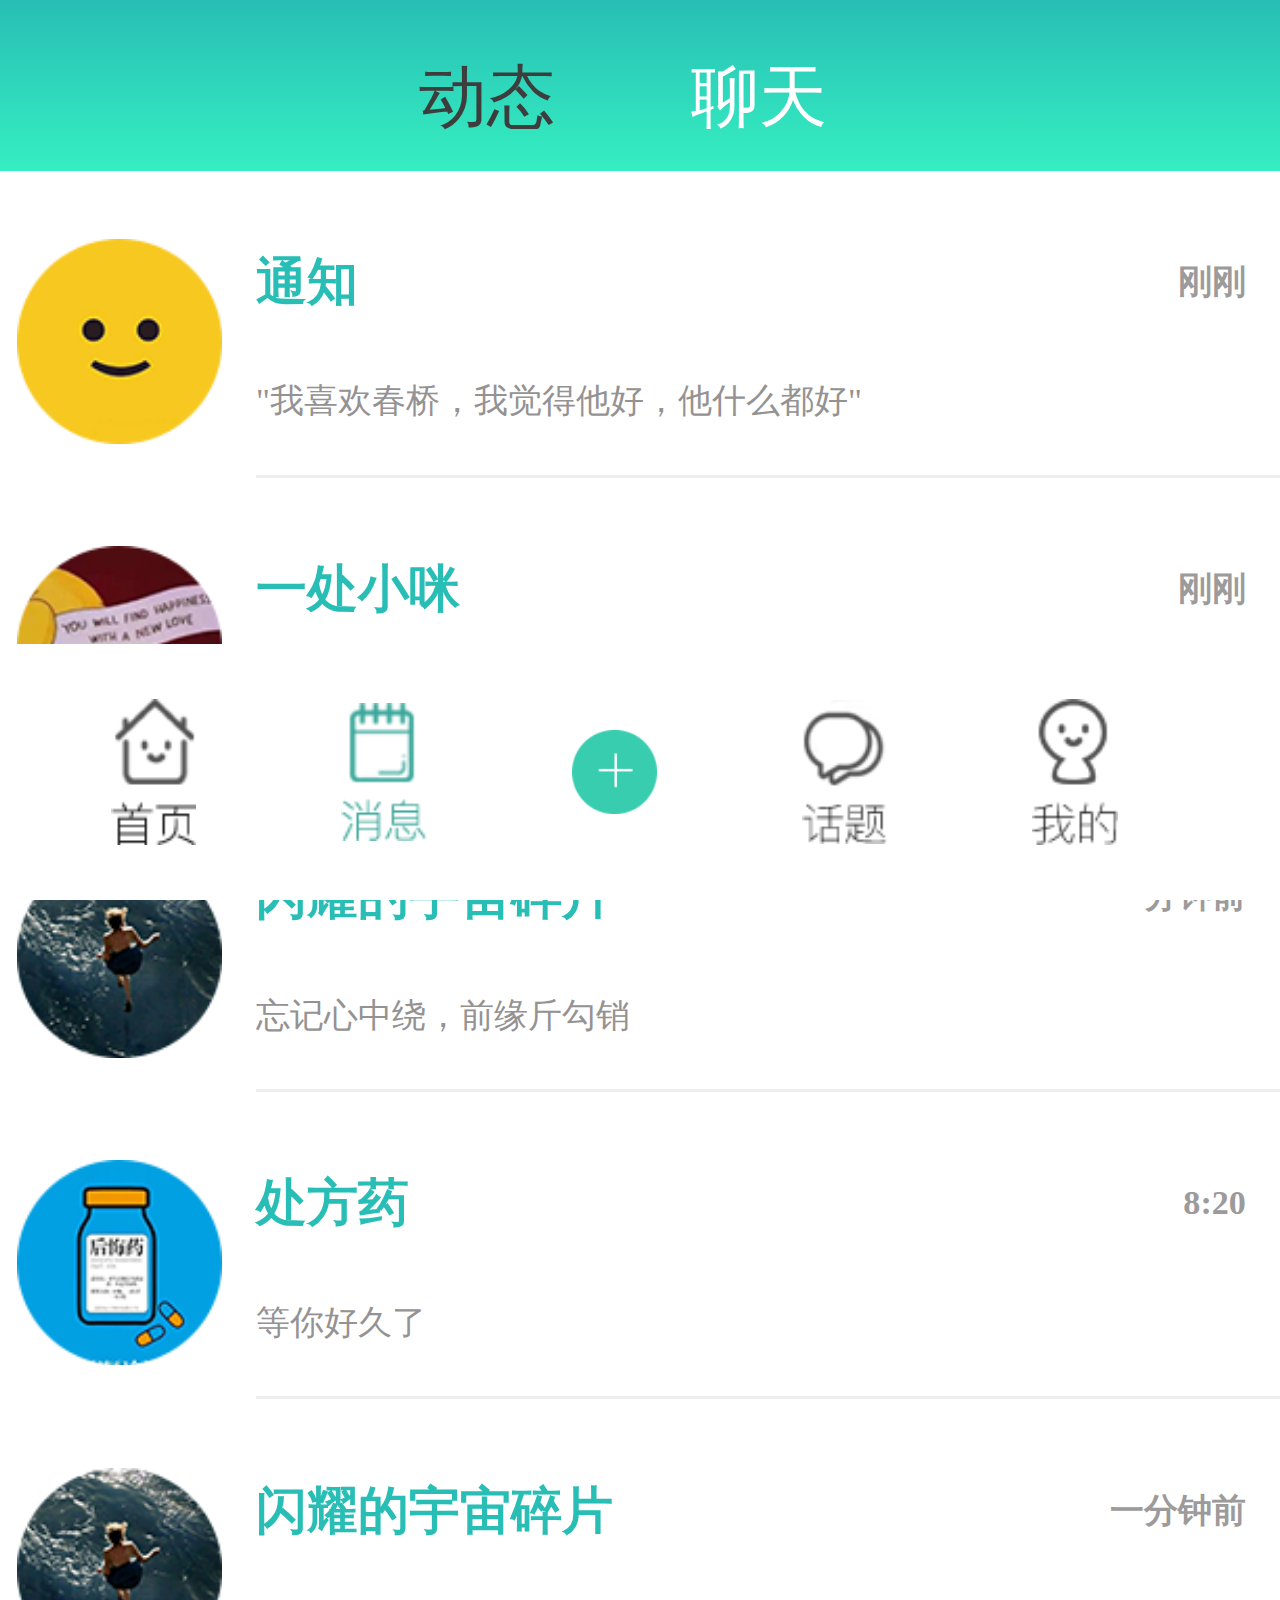
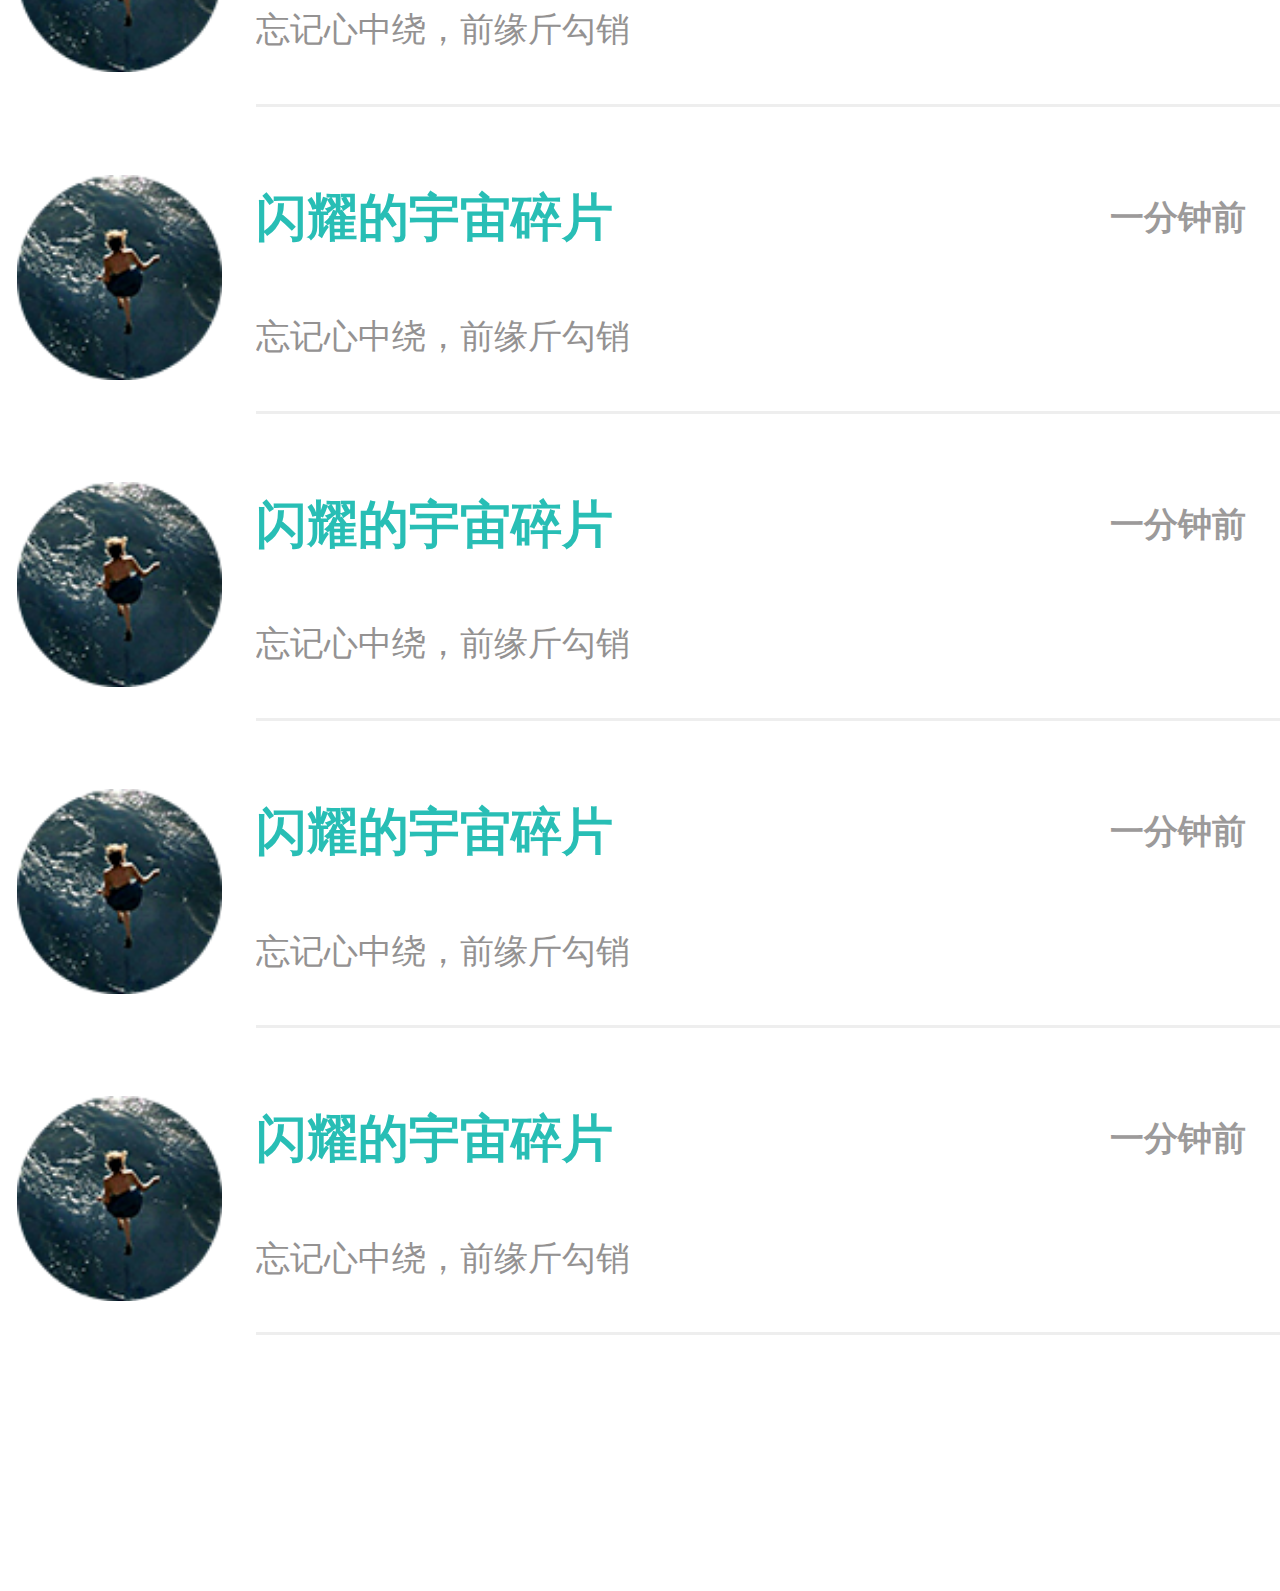
<file: liaotian.html>
<!DOCTYPE html>
<html lang="en">

<head>
  <meta charset="UTF-8">
  <meta name="viewport" content="width=device-width, initial-scale=1.0">
  <meta http-equiv="X-UA-Compatible" content="ie=edge">
  <script>
    document.documentElement.style.fontSize =
      document.documentElement.clientWidth / 7.5 + "px"
  </script>
  <title>Document</title>
  <link rel="stylesheet" href="./css/swiper.min.css">

  <style>
    * {
      margin: 0;
      padding: 0;
      box-sizing: border-box;
    }

    .wrap {
      width: 100%;
    }

    .top {
      background: -webkit-linear-gradient(#28beb5, #35efc1);
      width: 100%;
      height: 1rem;
      position: fixed;
      top: 0;
      display: flex;
      justify-content: center;
      z-index: 5;
    }

    .top a:first-child {
      color: rgb(61, 61, 61);

    }

    .top a {
      font-size: 0.4rem;
      text-decoration: none;
      float: left;
      color: white;
      margin-left: 0.3rem;
      margin-right: 0.5rem;
      padding-top: 0.3rem;
      font-family: monospace;
    }

    header {
      width: 100%;
      margin-top: 1rem;
      margin-bottom: 1.5rem;
    }

    .footer {
      width: 100%;
      height: 1.5rem;
      position: fixed;
      bottom: 0;
      z-index: 5;
      display: flex;
      align-items: center;
      background-color: white;
    }

    .footer img {
      margin-left: 0.65rem;
      margin-right: 0.2rem;
      width: 0.5rem;
    }

    .tiantian>img {
      width: 1.3rem;
      float: left;
      padding-left: 0.1rem;
      padding-top: 0.1rem;
    }

    .tiantian {
      padding-top: 0.3rem;
    }

    .tiantian-top {
      line-height: 0.7rem;
      height: 1.5rem;
      margin-left: 1.5rem;
      border-bottom: 0.02rem solid #eee;
    }

    .tiantian-top>h3 {
      width: 4rem;
      float: left;
      font-size: 0.3rem;
      color: #28beb5
    }

    .tiantian-top>h5 {
      float: right;
      color: rgb(156, 154, 154);
      font-size: 0.2rem;
      padding-right: 0.2rem;
    }

    .tiantian-top>p {
      float: left;
      font-size: 0.2rem;
      color: rgb(148, 146, 146);
      width: 100%;
      overflow: hidden;
      white-space: nowrap;
      text-overflow: ellipsis;
    }
  </style>
</head>

<body>
  <div class="wrap">
    <div class="top">
      <a href="./xiaoxi.html">动态</a>
      <a href="">聊天</a>
    </div>
    <header>
      <div class="tiantian">
        <img src="./images/1_03.png" alt="">
        <div class="tiantian-top">
          <h3>通知</h3>
          <h5>刚刚</h5>
          <p>"我喜欢春桥，我觉得他好，他什么都好"</p>
        </div>
      </div>
      <div class="tiantian">
        <img src="./images/2_03.png" alt="">
        <div class="tiantian-top">
          <h3>一处小咪</h3>
          <h5>刚刚</h5>
          <p>"我喜欢春桥，我觉得他好，他什么都好他什么都他什么都他什么都他什么都"</p>
        </div>
      </div>

      <div class="tiantian">
        <img src="./images/3_03.png" alt="">
        <div class="tiantian-top">
          <h3>闪耀的宇宙碎片</h3>
          <h5>一分钟前</h5>
          <p>忘记心中绕，前缘斤勾销</p>
        </div>
      </div>

      <div class="tiantian">
        <img src="./images/4_03.png" alt="">
        <div class="tiantian-top">
          <h3>处方药</h3>
          <h5>8:20</h5>
          <p>等你好久了</p>
        </div>
      </div>


      <div class="tiantian">
        <img src="./images/3_03.png" alt="">
        <div class="tiantian-top">
          <h3>闪耀的宇宙碎片</h3>
          <h5>一分钟前</h5>
          <p>忘记心中绕，前缘斤勾销</p>
        </div>
      </div>

      <div class="tiantian">
        <img src="./images/3_03.png" alt="">
        <div class="tiantian-top">
          <h3>闪耀的宇宙碎片</h3>
          <h5>一分钟前</h5>
          <p>忘记心中绕，前缘斤勾销</p>
        </div>
      </div>

      <div class="tiantian">
        <img src="./images/3_03.png" alt="">
        <div class="tiantian-top">
          <h3>闪耀的宇宙碎片</h3>
          <h5>一分钟前</h5>
          <p>忘记心中绕，前缘斤勾销</p>
        </div>
      </div>

      <div class="tiantian">
        <img src="./images/3_03.png" alt="">
        <div class="tiantian-top">
          <h3>闪耀的宇宙碎片</h3>
          <h5>一分钟前</h5>
          <p>忘记心中绕，前缘斤勾销</p>
        </div>
      </div>

      <div class="tiantian">
        <img src="./images/3_03.png" alt="">
        <div class="tiantian-top">
          <h3>闪耀的宇宙碎片</h3>
          <h5>一分钟前</h5>
          <p>忘记心中绕，前缘斤勾销</p>
        </div>
      </div>
    </header>
    <div class="footer">
      <img src="images/u39.png" alt="" class="shouye">
      <img src="images/u45_disabled.png" alt="">
      <img src="images/u37.png" alt="">
      <img src="images/u41.png" alt="" class="huati">
      <img src="images/u43.png" alt="" class="wode">
    </div>
  </div>

  <script>

    document.querySelector(".footer>.shouye").onclick = function () {
      window.location.href = 'dengruye.html';
    }
    document.querySelector(".footer>.huati").onclick = function () {
      window.location.href = 'huati.html';
    }
    document.querySelector(".footer>.wode").onclick = function () {
      window.location.href = 'wode.html';
    }
  </script>
</body>

</html>
</file>
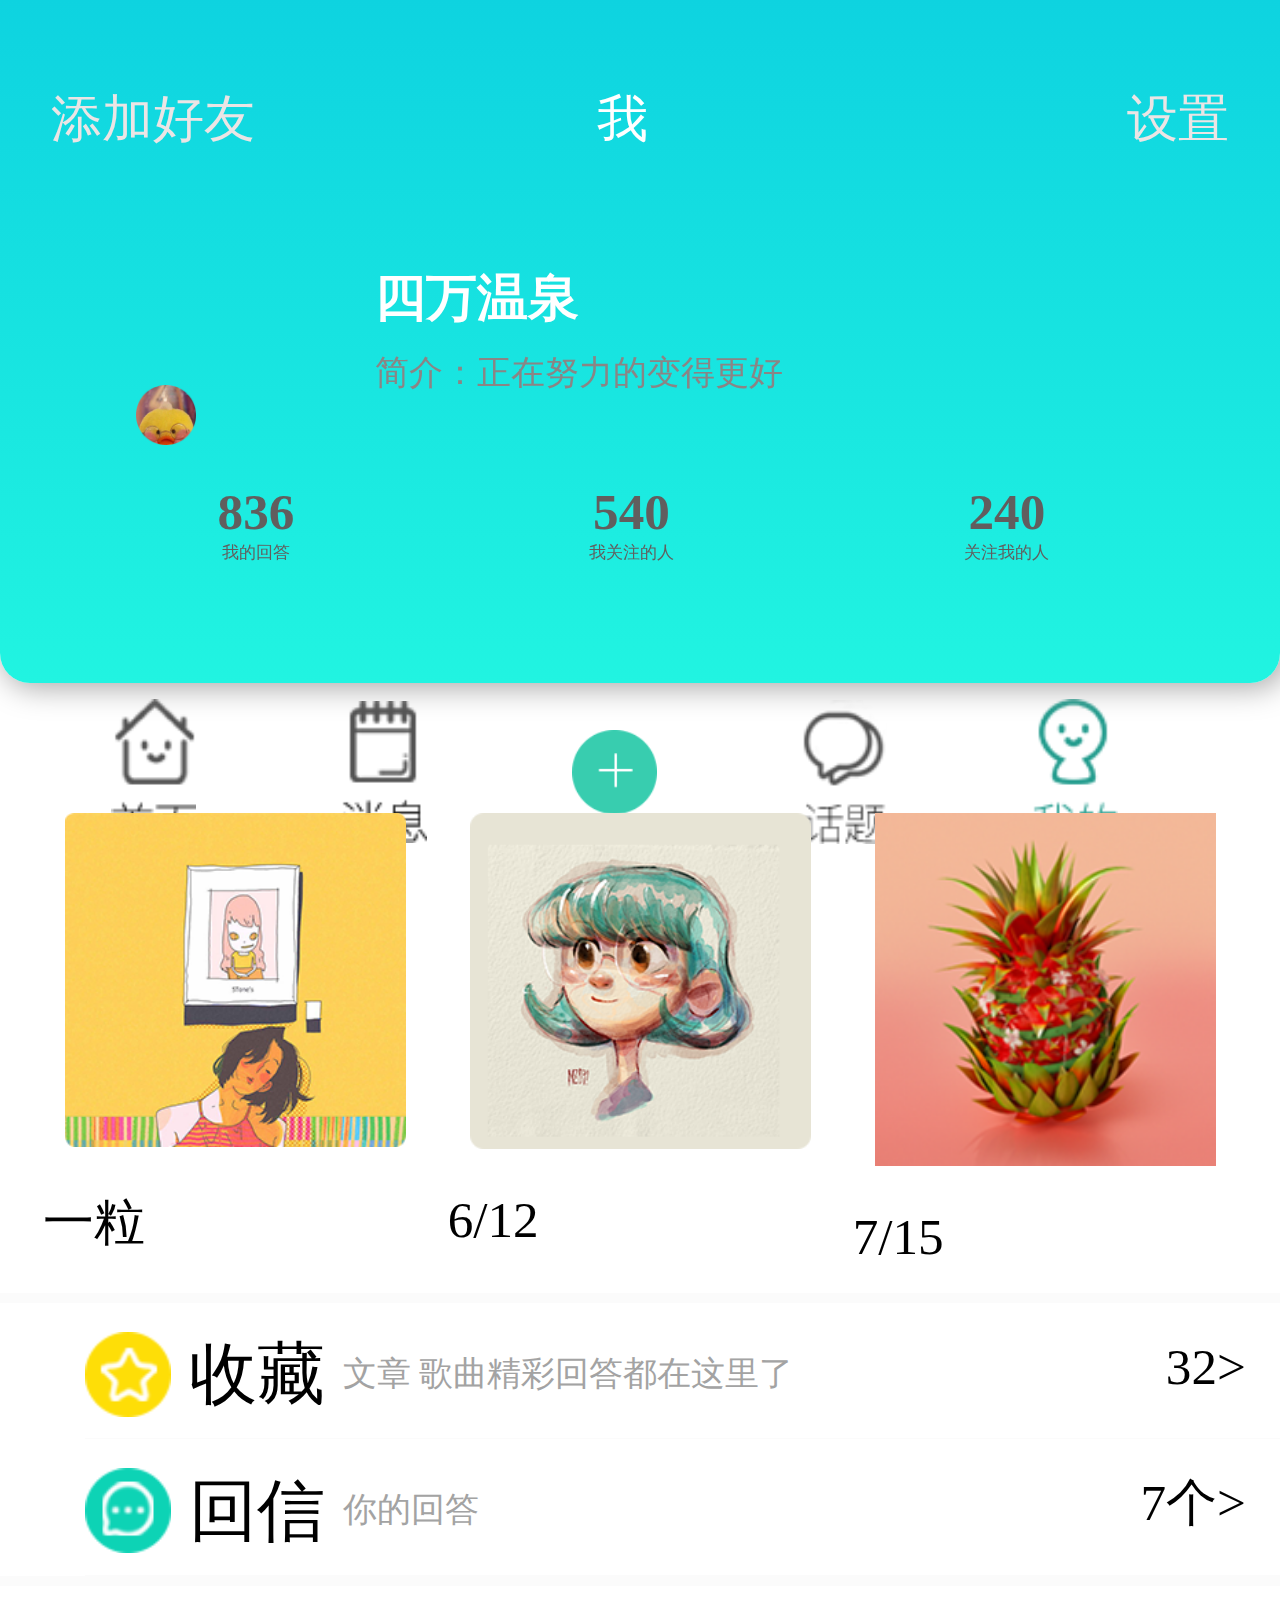
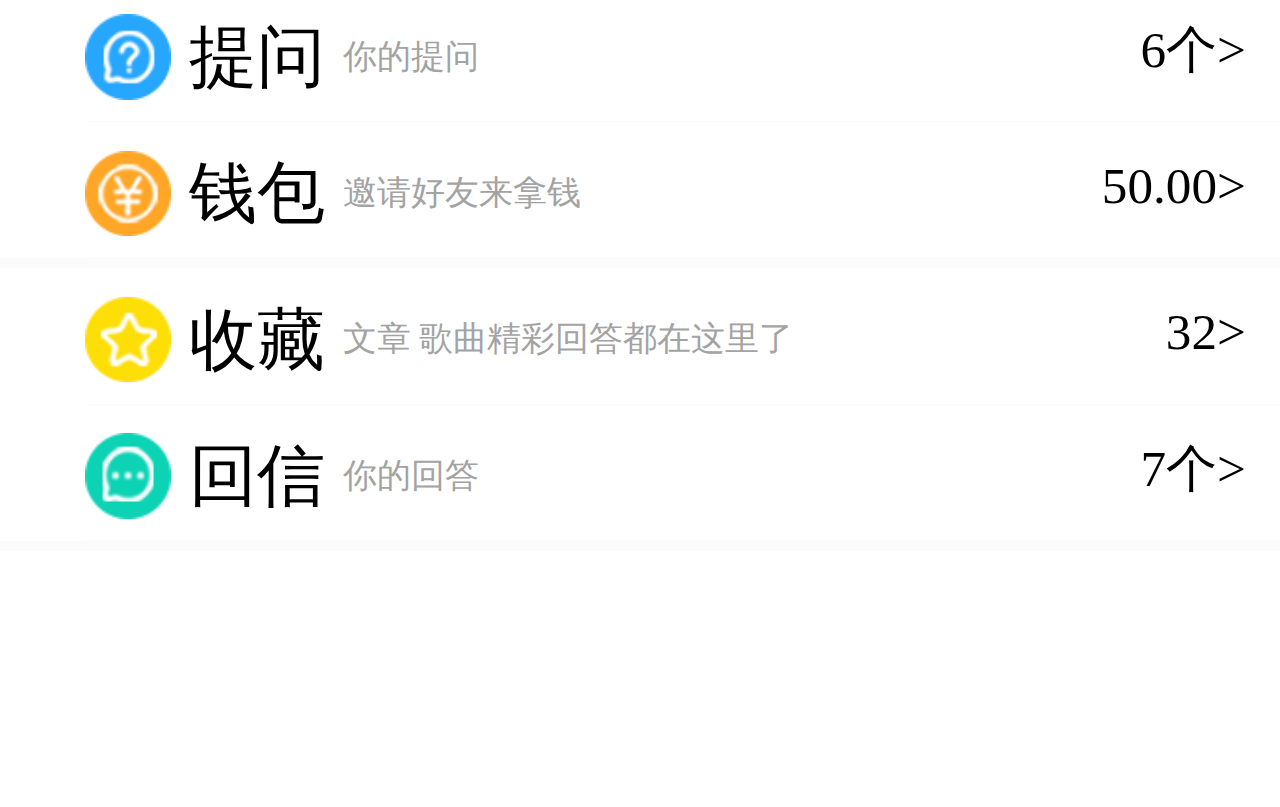
<file: wode.html>
<!DOCTYPE html>
<html lang="en">

<head>
  <meta charset="UTF-8">
  <meta name="viewport" content="width=device-width, initial-scale=1.0">
  <meta http-equiv="X-UA-Compatible" content="ie=edge">
  <script>
    document.documentElement.style.fontSize =
      document.documentElement.clientWidth / 7.5 + "px"
  </script>
  <title>Document</title>
  <link rel="stylesheet" href="./css/swiper.min.css">
  <style>
    * {
      margin: 0;
      padding: 0;
      box-sizing: border-box;
    }

    .top {
      background: -webkit-linear-gradient(#0ed3e0, #21f4e1);
      width: 100%;
      height: 4rem;
      position: fixed;
      top: 0;
      z-index: 5;
      border-bottom-left-radius: 30px;
      border-bottom-right-radius: 30px;
      box-shadow: darkgrey 5px 2px 30px 3px;
    }

    header {
      margin-top: 4rem;
      margin-bottom: 1.5rem;
    }

    .footer {
      width: 100%;
      height: 1.5rem;
      position: fixed;
      bottom: 0;
      display: flex;
      align-items: center;
      background-color: white;
    }

    .footer img {
      margin-left: 0.65rem;
      margin-right: 0.2rem;
      width: 0.5rem;
    }

    .tianjiahaoyou {
      display: block;
      font-size: 0.3rem;
      text-decoration: none;
      height: 0.5rem;
      justify-content: flex-start;
      color: rgb(235, 229, 229);
      margin-top: 0.5rem;
      float: left;
      padding-left: 0.3rem;
    }

    .wo {
      display: block;
      font-size: 0.3rem;
      text-decoration: none;
      color: white;
      height: 0.5rem;
      margin-top: 0.5rem;
      padding-left: 2rem;
      float: left;
    }

    .shezi {
      display: block;
      font-size: 0.3rem;
      text-decoration: none;
      color: rgb(235, 229, 229);
      height: 0.5rem;
      margin-top: 0.5rem;
      float: right;
      padding-right: 0.3rem;
    }

    .top img {
      margin-left: -3rem;
      margin-bottom: -1.7rem;
    }

    .top h4 {
      font-size: 0.3rem;
      padding-left: 2.2rem;
      padding-top: 0.4rem;
      color: white;
    }

    .top p {
      font-size: 0.2rem;
      padding-left: 2.2rem;
      padding-top: 0.1rem;
      color: rgb(138, 133, 133);
    }

    .huida {
      width: 1.4rem;
      height: 0.8rem;
      float: left;
      text-align: center;
      padding-top: 0.5rem;
      color: rgb(97, 94, 94);
      margin-left: 0.8rem;
    }

    .huida h6 {
      width: 1.4rem;
      font-size: 0.3rem;
      float: left;
      display: block;
      text-align: center;
    }

    .huida span {
      width: 1.4rem;
      font-size: 0.1rem;
      float: left;
      text-align: center;
    }

    .wodeyichu {
      font-size: 0.3rem;
      padding-top: 0.3rem;

    }

    .wodeyichu a {
      text-decoration: none;
      float: right;
      display: block;
      font-size: 0.4rem;
      padding-right: 0.3rem;
      color: black;
    }

    .swiper-container {
      width: 100%;
      text-align: center;
      margin-top: 1rem;
    }

    .swiper-container {
      margin: 0 auto;
    }

    .swiper-slide p {
      font-size: 0.3rem;
      float: left;
    }

    .lunbo {
      width: 100%;
      padding-bottom: 0.1rem;
      border-bottom: 10px solid #fbfbfb;
    }

    .lunbo-top {
      width: 7rem;
      margin: 0 auto;

    }

    .shouchang {
      width: 100%;
      padding-left: 0.5rem;
      line-height: 0.75rem;
      border-bottom: 10px solid #fbfbfb;
    }



    .shouchang p {
      font-size: 0.4rem;
      border-bottom: 1px solid #fbfbfb;
      vertical-align: middle;
    }

    .shouchang p img {
      width: 0.5rem;
      vertical-align: middle;
    }

    .shouchang p button {
      background-color: white;
      border: 1px solid white;
      font-size: 0.4rem;
      outline: 0;
      vertical-align: middle;
    }

    .shouchang p span {
      font-size: 0.2rem;
      color: rgb(163, 163, 163);
      vertical-align: middle;
      line-height: 0.75rem;
    }

    .shouchang p a {
      float: right;
      text-decoration: none;
      font-size: 0.3rem;
      color: black;
      line-height: 0.75rem;
      padding-right: 0.2rem;
    }

    .swiper-container>.swiper-wrapper>.swiper-slide>img {
      width: 2rem;
    }
  </style>
</head>

<body>
  <div class="wrap">
    <div class="top">
      <a href="" class="tianjiahaoyou">添加好友</a>
      <a href="" class="wo">我</a>
      <a href="" class="shezi">设置</a>
      <img src="./images/gerenye.png" alt="" width="60px">
      <h4>四万温泉</h4>
      <p>简介：正在努力的变得更好</p>
      <div class="huida">
        <h6> 836</h6> <span>我的回答</span>
      </div>
      <div class="huida">
        <h6> 540</h6><span>我关注的人</span>
      </div>
      <div class="huida">
        <h6> 240</h6><span>关注我的人</span>
      </div>
    </div>
    <header>
      <div class="lunbo">
        <div class="lunbo-top">
          <p class="wodeyichu">我的一处 <a href="">...</a></p>

          <div class="swiper-container">
            <div class="swiper-wrapper">
              <div class="swiper-slide">
                <img src="./images/12_03.png" alt="">
                <p>一粒</p>
              </div>
              <div class="swiper-slide">
                <img src="./images/13_03.png" alt="">
                <p>6/12</p>
              </div>
              <div class="swiper-slide">
                <img src="./images/11_03.png" alt="">
                <p>7/15</p>
              </div>
              <div class="swiper-slide">
                <img src="./images/13_03.png" alt="">
                <p>岁月</p>
              </div>
              <div class="swiper-slide">
                <img src="./images/11_03.png" alt="">
                <p>岁月</p>
              </div>
            </div>
          </div>
        </div>
      </div>

      <div class="shouchang">
        <p> <img src="./images/个人页_03.png" alt="">
          <button>收藏</button>

          <span> 文章 歌曲精彩回答都在这里了</span>
          <a href="">32></a>
        </p>
        <p><img src="./images/个人页_07.png" alt="">
          <button>回信</button>

          <span> 你的回答</span>
          <a href="">7个></a>
        </p>
      </div>
      <div class="shouchang">
        <p> <img src="./images/个人页_10.png" alt="">
          <button>提问</button>

          <span>你的提问</span>
          <a href="">6个></a>
        </p>
        <p><img src="./images/个人页_13.png" alt="">
          <button>钱包</button>

          <span>邀请好友来拿钱</span>
          <a href="">50.00></a>
        </p>
      </div>
      <div class="shouchang">
        <p> <img src="./images/个人页_03.png" alt="">
          <button>收藏</button>

          <span> 文章 歌曲精彩回答都在这里了</span>
          <a href="">32></a>
        </p>
        <p><img src="./images/个人页_07.png" alt="">
          <button>回信</button>

          <span> 你的回答</span>
          <a href="">7个></a>
        </p>
      </div>
    </header>
    <div class="footer">
      <img src="images/u39.png" alt="" class="shouye">
      <img src="images/u45.png" alt="" class="xiaoxi">
      <img src="images/u37.png" alt="">
      <img src="images/u41.png" alt="" class="huati">
      <img src="images/u43_disabled.png" alt="">
    </div>
  </div>

  <script src="./js/swiper.animate1.0.3.min.js"></script>
  <script src="./js/swiper.min.js"></script>
  <script>
    var mySwiper = new Swiper('.swiper-container', {
      slidesPerView: 3,
      spaceBetween: 20,
    })
    document.querySelector(".footer>.shouye").onclick = function () {
      window.location.href = 'dengruye.html';
    }
    document.querySelector(".footer>.xiaoxi").onclick = function () {
      window.location.href = 'xiaoxi.html';
    }
    document.querySelector(".footer>.huati").onclick = function () {
      window.location.href = 'huati.html';
    }
  </script>
</body>

</html>
</file>
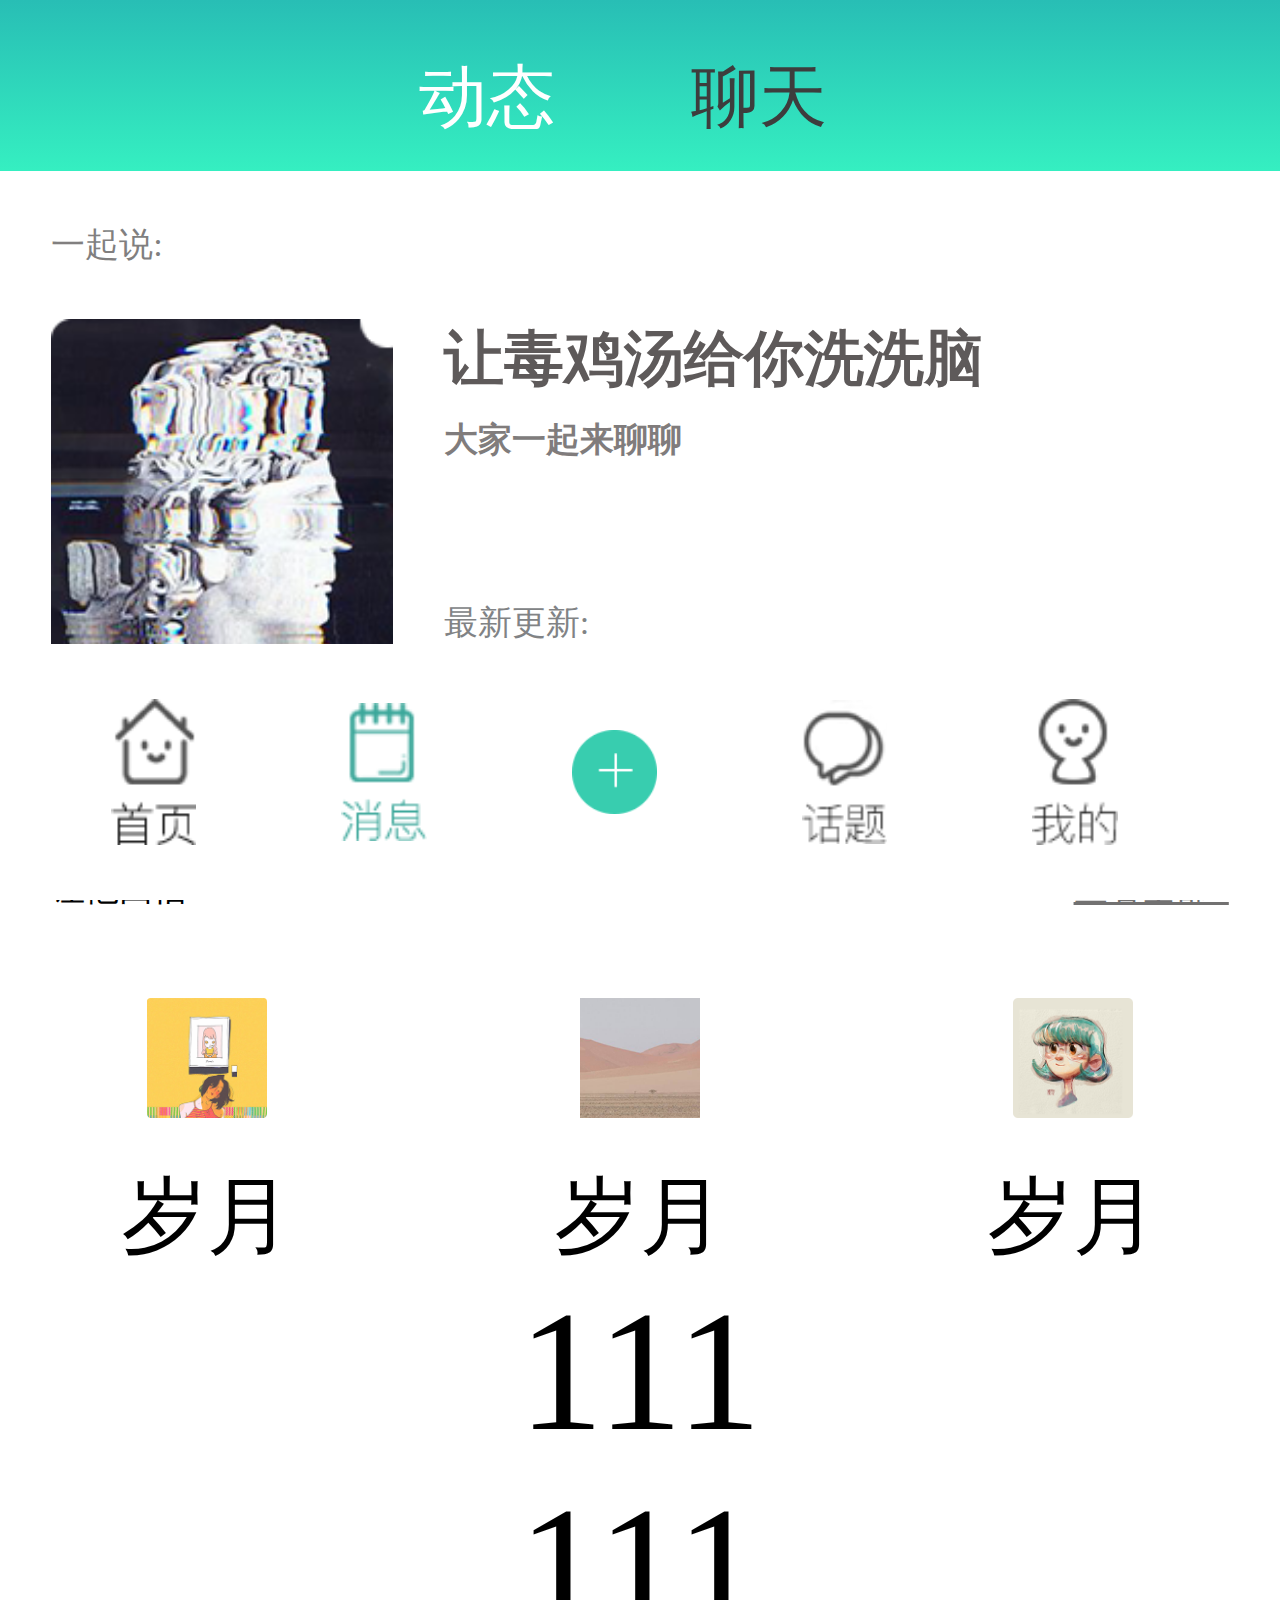
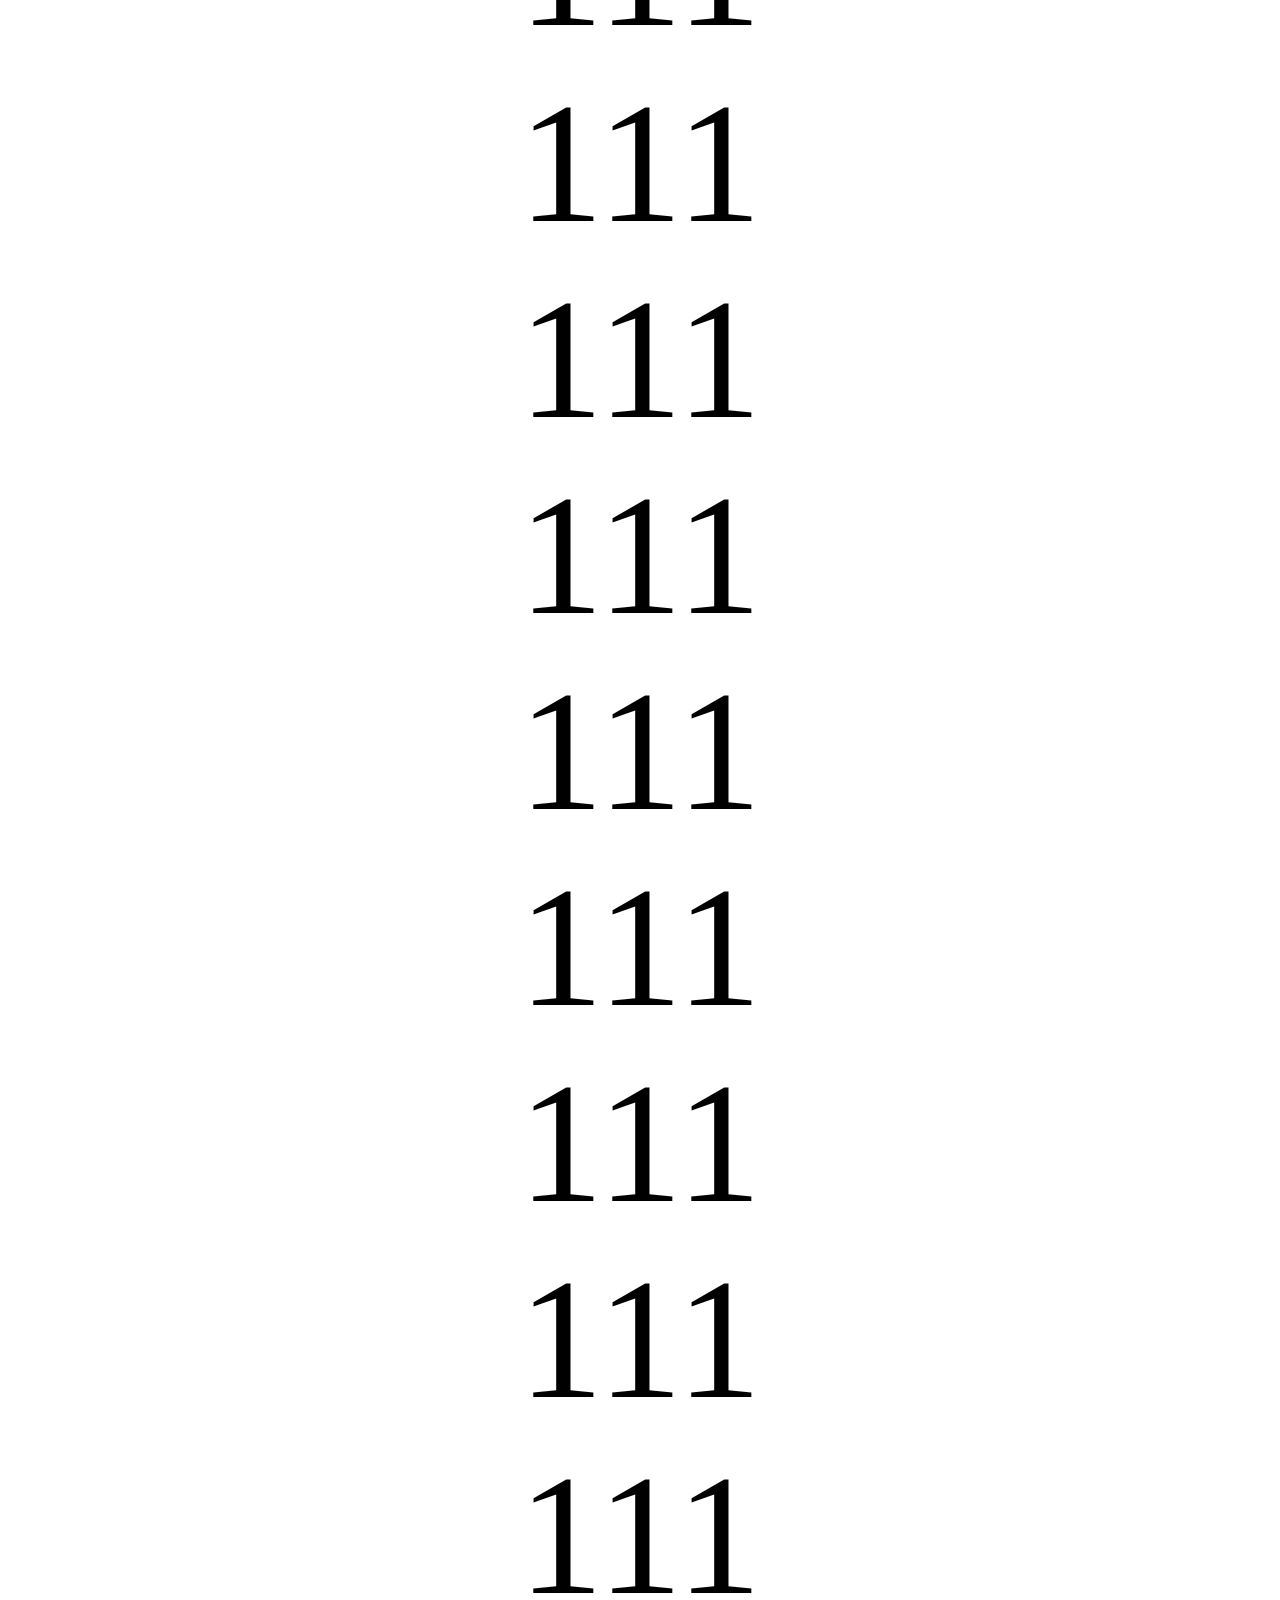
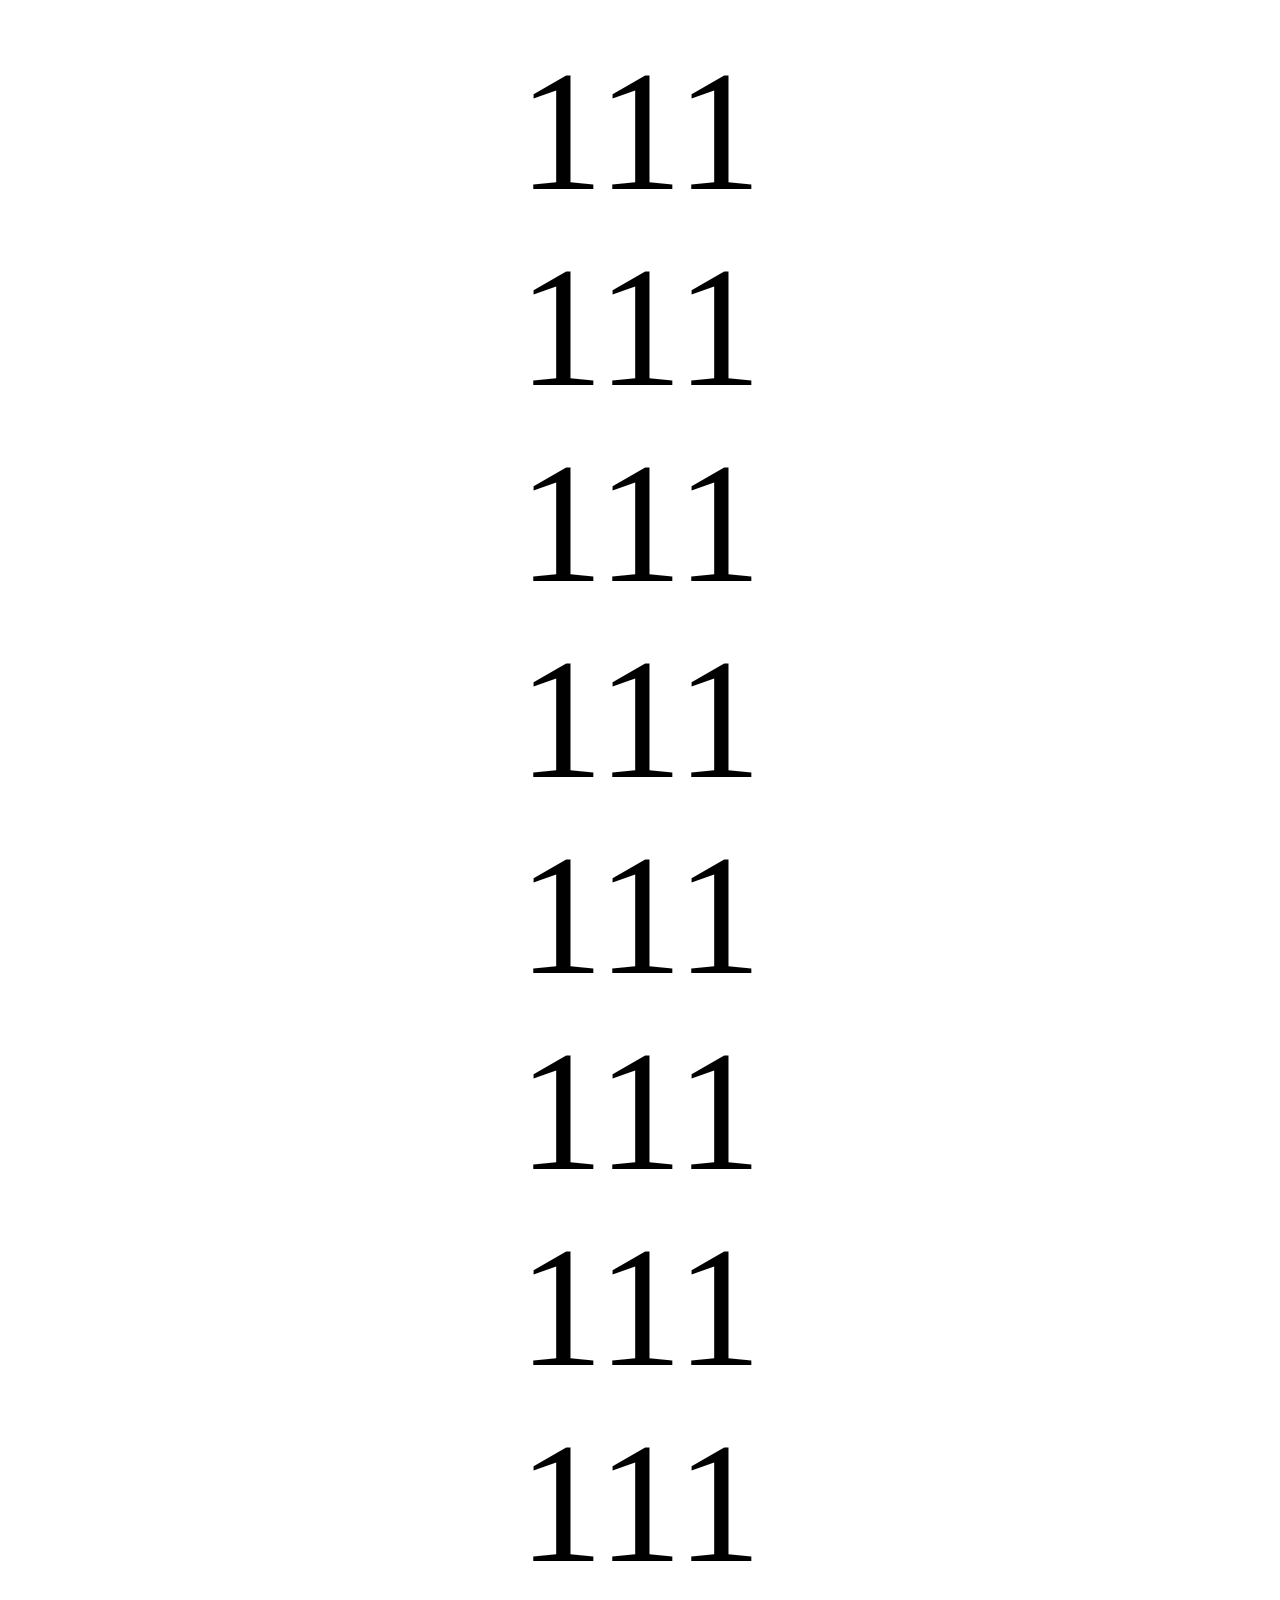
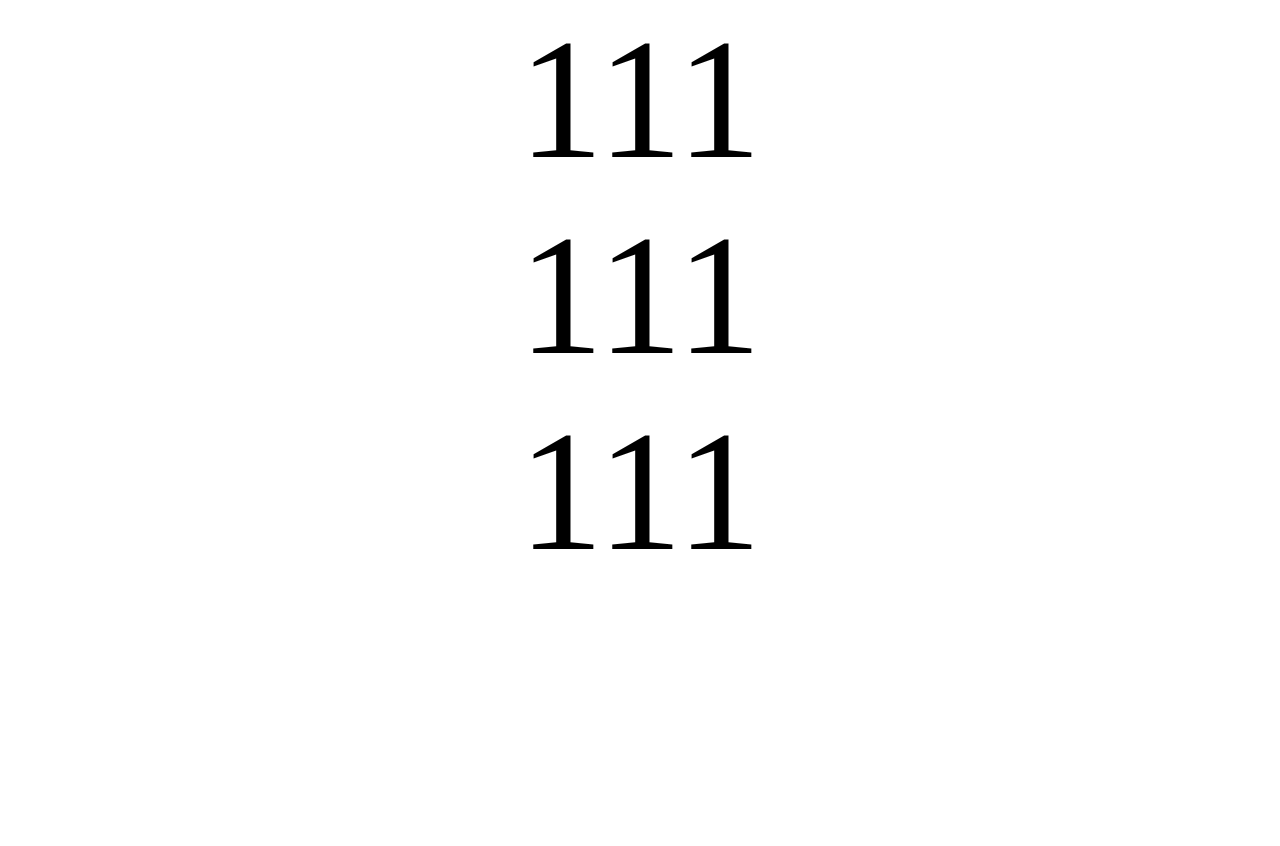
<file: xiaoxi.html>
<!DOCTYPE html>
<html lang="en">

<head>
  <meta charset="UTF-8">
  <meta name="viewport" content="width=device-width, initial-scale=1.0">
  <meta http-equiv="X-UA-Compatible" content="ie=edge">
  <script>
    document.documentElement.style.fontSize =
      document.documentElement.clientWidth / 7.5 + "px"
  </script>
  <title>Document</title>
  <link rel="stylesheet" href="./css/swiper.min.css">

  <style>
    * {
      margin: 0;
      padding: 0;
      box-sizing: border-box;
    }

    .wrap {
      width: 100%;
    }

    .box {
      width: 100%;
      padding-bottom: 0.3rem;
      border-bottom: 6px solid #eee;
    }

    .top {
      background: -webkit-linear-gradient(#28beb5, #35efc1);
      width: 100%;
      height: 1rem;
      position: fixed;
      top: 0;
      display: flex;
      justify-content: center;
      z-index: 5;
    }

    .top a:first-child {
      color: white;
    }

    .top a {
      font-size: 0.4rem;
      text-decoration: none;
      float: left;
      color: rgb(61, 61, 61);
      margin-left: 0.3rem;
      margin-right: 0.5rem;
      padding-top: 0.3rem;
      font-family: monospace;
    }

    header {
      width: 100%;
      margin-top: 1rem;
      margin-bottom: 1.5rem;
    }

    .footer {
      width: 100%;
      height: 1.5rem;
      position: fixed;
      bottom: 0;
      z-index: 5;
      display: flex;
      align-items: center;
      background-color: white;
    }

    .footer img {
      margin-left: 0.65rem;
      margin-right: 0.2rem;
      width: 0.5rem;
    }

    .box1 {
      width: 100%;
      display: flex;
      align-items: flex-start;
      align-content: center;
    }

    .biaoti {
      font-size: 0.2rem;
      width: 100%;
      padding-top: 0.3rem;
      padding-left: 0.3rem;
      color: rgb(129, 127, 127);
    }

    .box1 img {
      margin-left: 0.3rem;
      margin-top: 0.3rem;
      width: 2rem;
    }

    .box2 {
      margin-left: 0.3rem;
      margin-top: 0.3rem;
    }

    .box2 h4 {
      font-size: 0.35rem;
      color: rgb(94, 90, 90);
      width: 100%;
      padding-bottom: 0.1rem;
    }

    .box2 h5 {
      width: 100%;
      font-size: 0.2rem;
      color: rgb(128, 124, 124);
    }

    .box2 p {
      font-size: 0.2rem;
      width: 100%;
      color: rgb(129, 131, 133);
      padding-top: 0.8rem;
    }

    .box2 p span {
      color: #3f3e3e;
      font-size: 0.2rem;
      line-height: 0.5rem;
    }

    .touyu {
      font-size: 0.2rem;
      width: 6.9rem;
      margin: 0 auto;
      margin-top: 0.2rem;
      margin-bottom: 0.3rem;
    }

    .touyu a {
      float: right;
      color: rgb(114, 113, 113);
    }

    .swiper-container {
      width: 100%;
      text-align: center;
      margin-top: 1rem;
    }

    .swiper-container {
      margin: 0 auto;
    }

    .swiper-slide p {
      font-size: 0.5rem;
      margin: 0 auto;
    }
  </style>
</head>

<body>
  <div class="wrap">
    <div class="top">
      <a href="">动态</a>
      <a href="./liaotian.html">聊天</a>
    </div>
    <header>
      <div class="box">
        <p class="biaoti">一起说:</p>
        <div class="box1">
          <img src="./images/消息4_03.png" alt="">
          <div class="box2">
            <h4>让毒鸡汤给你洗洗脑</h4>
            <h5>大家一起来聊聊</h5>
            <p>最新更新: </br> <span>虽然你又胖又丑</span></p>
          </div>
        </div>
      </div>
      <p class="touyu">让他回信: <a href="">查看全部></a></p>
      <div class="swiper-container">
        <div class="swiper-wrapper">
          <div class="swiper-slide">
            <img src="./images/12_03.png" alt="" width="120px" height="120px">
            <p>岁月</p>
          </div>
          <div class="swiper-slide">
            <img src="./images/11_08.png" alt="" width="120px" height="120px">
            <p>岁月</p>
          </div>
          <div class="swiper-slide">
            <img src="./images/13_03.png" alt="" width="120px" height="120px">
            <p>岁月</p>
          </div>
          <div class="swiper-slide">
            <img src="./images/12_03.png" alt="" width="120px" height="120px">
            <p>岁月</p>
          </div>
          <div class="swiper-slide">
            <img src="./images/12_03.png" alt="" width="120px" height="120px">
            <p>岁月</p>
          </div>
        </div>
        <div>111</div>
        <div>111</div>
        <div>111</div>
        <div>111</div>
        <div>111</div>
        <div>111</div>
        <div>111</div>
        <div>111</div>
        <div>111</div>
        <div>111</div>
        <div>111</div>
        <div>111</div>
        <div>111</div>
        <div>111</div>
        <div>111</div>
        <div>111</div>
        <div>111</div>
        <div>111</div>
        <div>111</div>
        <div>111</div>
        <div>111</div>
    </header>
    <div class="footer">
      <img src="images/u39.png" alt="" class="shouye">
      <img src="images/u45_disabled.png" alt="">
      <img src="images/u37.png" alt="">
      <img src="images/u41.png" alt="" class="huati">
      <img src="images/u43.png" alt="" class="wode">
    </div>
  </div>
  <script src="./js/swiper.animate1.0.3.min.js"></script>
  <script src="./js/swiper.min.js"></script>
  <script>
    var mySwiper = new Swiper('.swiper-container', {
      slidesPerView: 3,
      spaceBetween: 20,
    })
    document.querySelector(".footer>.shouye").onclick = function () {
      window.location.href = 'dengruye.html';
    }
    document.querySelector(".footer>.huati").onclick = function () {
      window.location.href = 'huati.html';
    }
    document.querySelector(".footer>.wode").onclick = function () {
      window.location.href = 'wode.html';
    }
  </script>
</body>

</html>
</file>
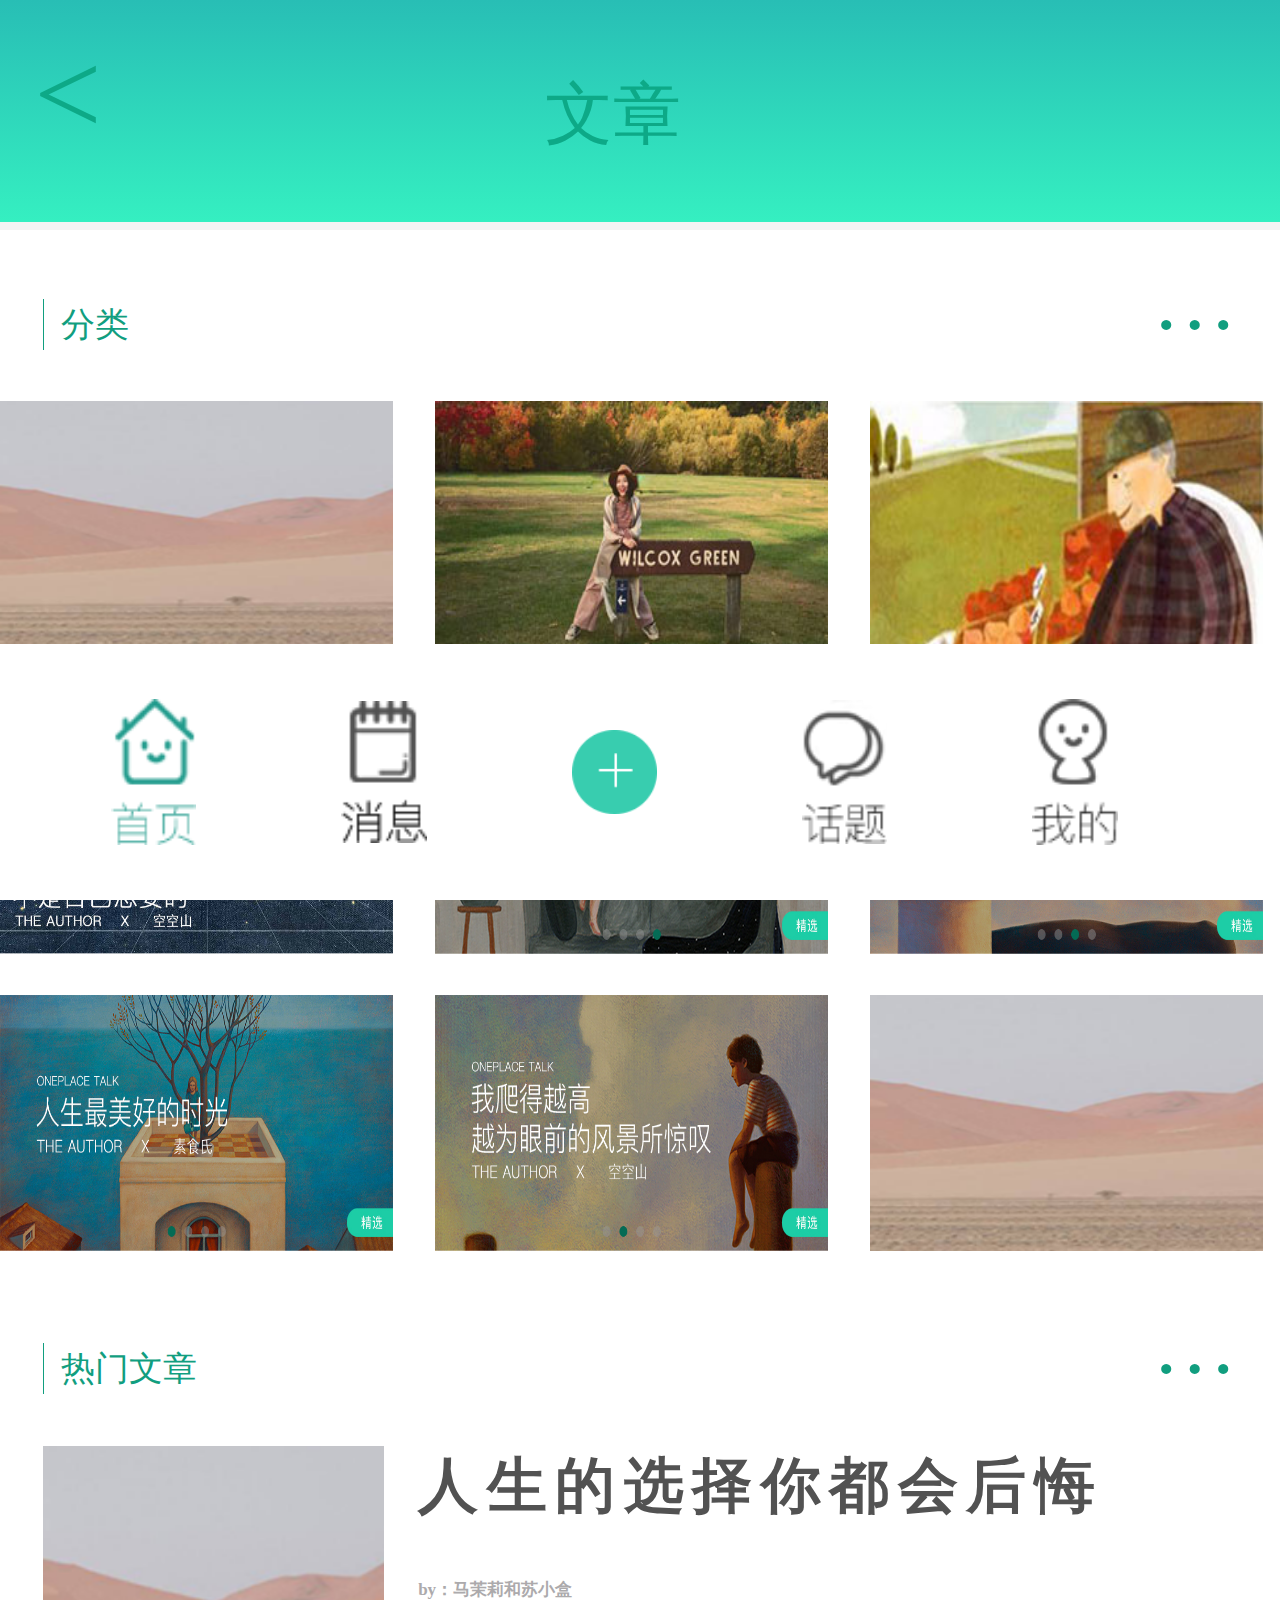
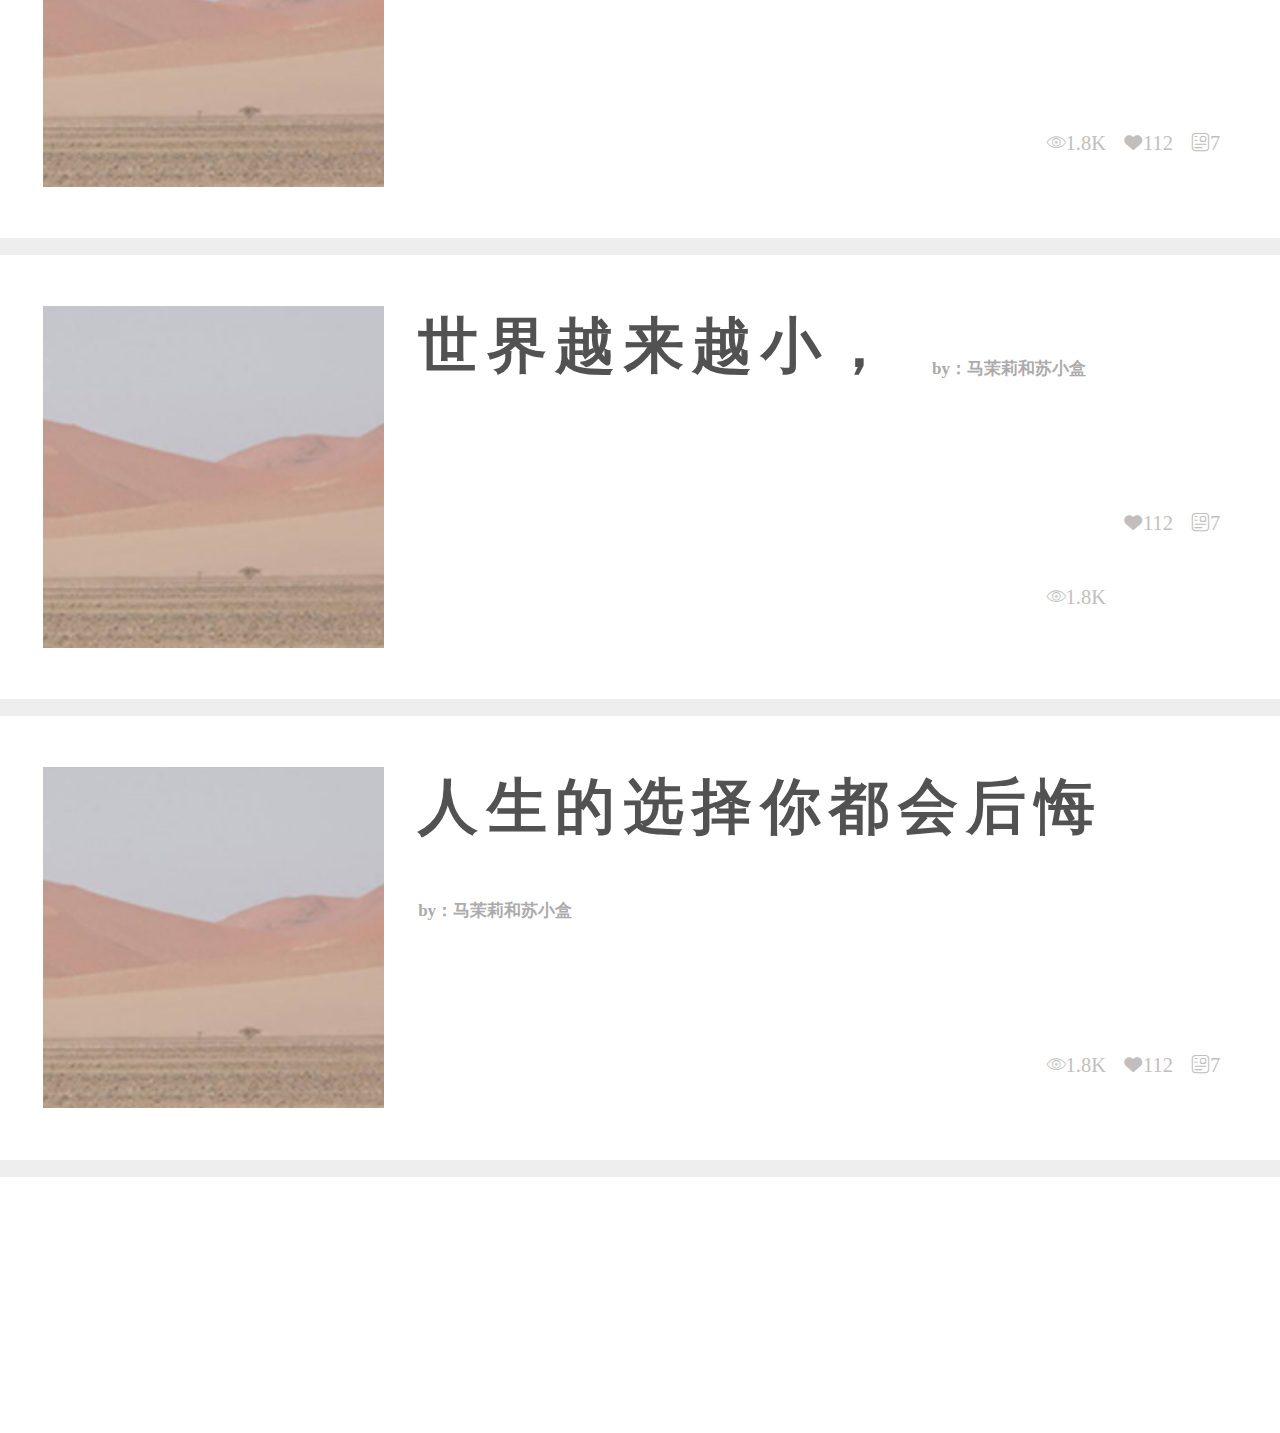
<file: xunzhao.html>
<!DOCTYPE html>
<html lang="en">

<head>
  <meta charset="UTF-8">
  <meta name="viewport" content="width=device-width, initial-scale=1.0">
  <meta http-equiv="X-UA-Compatible" content="ie=edge">
  <link rel="stylesheet" href="./css/iconfont_1.css">
  <link rel="stylesheet" href="./css/iconfont_2.css">
  <link rel="stylesheet" href="./css/iconfont_3.css">

  <script>
    document.documentElement.style.fontSize =
      document.documentElement.clientWidth / 7.5 + "px"
  </script>
  <title>Document</title>
  <style>
    * {
      margin: 0;
      padding: 0;
    }

    .top {
      background: -webkit-linear-gradient(#28beb5, #35efc1);
      width: 100%;
      height: 1.3rem;
      position: fixed;
      top: 0;
      border-bottom: 8px solid #f4f4f4;
    }

    header {
      margin-top: 1.45rem;
      margin-bottom: 1.5rem;
    }

    .footer {
      width: 100%;
      height: 1.5rem;
      position: fixed;
      bottom: 0;
      display: flex;
      align-items: center;
      background-color: white;
    }

    .footer img {
      margin-left: 0.65rem;
      margin-right: 0.2rem;
      width: 0.5rem;
    }

    .top span {
      font-size: 0.4rem;
      color: #0da987;
      padding-left: 2.6rem;
      margin-top: 0.4rem;
      float: left;
    }

    .top a {
      text-decoration: none;
      font-size: 0.7rem;
      float: left;
      padding-top: 0.15rem;
      color: black;
      color: #0da987;
      margin-left: 0.2rem;
    }

    .fenlei p {
      font-size: 0.2rem;
      width: 7rem;
      margin: 0 auto;
      height: 0.3rem;
      padding-top: 0.3rem;
      padding-bottom: 0.3rem;
    }

    .fenlei p span {
      float: left;
      line-height: 0.3rem;
      padding-left: 0.1rem;
      border-left: 0.01rem solid #119e7f;
      color: #119e7f;
    }

    .fenlei p a {
      float: right;
      text-decoration: none;
      color: black;
      font-size: 0.5rem;
      display: block;
      line-height: 0.3rem;
      color: #119e7f;
    }

    .tupian {
      width: 100%;
    }

    .tupian img {
      width: 2.3rem;
      height: 1.5rem;
    }

    .remen .wenzhang {
      font-size: 0.2rem;
      width: 7rem;
      margin: 0 auto;
      height: 0.3rem;
      padding-top: 0.3rem;
    }

    .remen .wenzhang span {
      float: left;
      line-height: 0.3rem;
      padding-left: 0.1rem;
      border-left: 0.01rem solid #119e7f;
      color: #119e7f;
    }

    .remen .wenzhang a {
      float: right;
      text-decoration: none;
      color: black;
      font-size: 0.5rem;
      display: block;
      line-height: 0.3rem;
      color: #119e7f;
    }

    .remen-header {
      border-bottom: 0.1rem solid #eee;
    }

    .remen-top {
      width: 7rem;
      height: 2rem;
      margin: 0 auto;
      padding-top: 0.3rem;
      padding-bottom: 0.3rem;

    }

    .remen-top img {
      width: 2rem;
      height: 2rem;
      float: left;
    }

    .remen-top h3 {
      font-size: 0.35rem;
      float: left;
      padding-left: 0.2rem;
      letter-spacing: 0.05rem;
      color: #525252;
    }

    .remen-top h5 {
      font-size: 0.1rem;
      float: left;
      padding-left: 0.2rem;
      color: #acaaac;
      padding-top: 0.3rem;
    }

    .shijian span {
      margin-top: 1.2rem;
      float: right;
      font-size: 0.12rem;
      color: rgb(194, 190, 190);
      margin-right: 0.1rem;
    }
  </style>
</head>

<body>
  <div>
    <div class="top">
      <a href="./dengruye.html">
        <</a> <span>文章</span>
    </div>
    <header>
      <div class="fenlei">
        <p> <span>分类</span> <a href=""> ···</a></p>
        <div class="tupian">
          <img src="./images/11_08.png" alt="">
          <img src="./images/u1513_09.jpg" alt="">
          <img src="./images/u1531_05.jpg" alt="">
          <img src="./images/u153_02.jpg" alt="">
          <img src="./images/u130.png" alt="">
          <img src="./images/u128.png" alt="">
          <img src="./images/u124.png" alt="">
          <img src="./images/u126.png" alt="">
          <img src="./images/11_08.png" alt="">
        </div>
      </div>
      <div class="remen">
        <p class="wenzhang"> <span>热门文章</span> <a href=""> ···</a></p>

        <div class="remen-header">
          <div class="remen-top">
            <img src="./images/11_08.png" alt="">
            <h3>人生的选择你都会后悔</h3>
            <h5>by：马茉莉和苏小盒</h5>
            <p class="shijian">
              <span class="iconfont icon-xinxi">7</span>
              <span class="iconfont icon-xin1">112</span>
              <span class="iconfont icon-iconset0207">1.8K</span>
            </p>
          </div>
        </div>

        <div class="remen-header">
          <div class="remen-top">
            <img src="./images/11_08.png" alt="">
            <h3>世界越来越小，</h3>
            <h5>by：马茉莉和苏小盒</h5>
            <p class="shijian">
              <span class="iconfont icon-xinxi">7</span>
              <span class="iconfont icon-xin1">112</span>
              <span class="iconfont icon-iconset0207">1.8K</span>
            </p>
          </div>
        </div>
        <div class="remen-header">
          <div class="remen-top">
            <img src="./images/11_08.png" alt="">
            <h3>人生的选择你都会后悔</h3>
            <h5>by：马茉莉和苏小盒</h5>
            <p class="shijian">
              <span class="iconfont icon-xinxi">7</span>
              <span class="iconfont icon-xin1">112</span>
              <span class="iconfont icon-iconset0207">1.8K</span>
            </p>
          </div>
        </div>

      </div>
    </header>
    <div class="footer">
      <img src="images/u39_disabled.png" alt="">
      <img src="images/u45.png" alt="" class="xiaoxi">
      <img src="images/u37.png" alt="">
      <img src="images/u41.png" alt="" class="huati">
      <img src="images/u43.png" alt="" class="wode">
    </div>
  </div>
  <script>
    document.querySelector(".footer>.xiaoxi").onclick = function () {
      window.location.href = 'xiaoxi.html';
    }
    document.querySelector(".footer>.huati").onclick = function () {
      window.location.href = 'huati.html';
    }
    document.querySelector(".footer>.wode").onclick = function () {
      window.location.href = 'wode.html';
    }
    var i = 0
    document.querySelectorAll(".icon-xin1")[0].onclick = function () {
      if (i++ % 2 == 0) {
        this.style.color = 'red';
      } else {
        this.style.color = '#c2c2c2';
      }
    }
    document.querySelectorAll(".icon-xin1")[1].onclick = function () {
      if (i++ % 2 == 0) {
        this.style.color = 'red';
      } else {
        this.style.color = '#c2c2c2';
      }
    }
    document.querySelectorAll(".icon-xin1")[2].onclick = function () {
      if (i++ % 2 == 0) {
        this.style.color = 'red';
      } else {
        this.style.color = '#c2c2c2';
      }
    }
  </script>
</body>

</html>
</file>
<file: css/iconfont_1.css>
@font-face {font-family: "iconfont";
  src: url('iconfont.eot?t=1554262242777'); /* IE9 */
  src: url('iconfont.eot?t=1554262242777#iefix') format('embedded-opentype'), /* IE6-IE8 */
  url('[data-uri]') format('woff2'),
  url('iconfont.woff?t=1554262242777') format('woff'),
  url('iconfont.ttf?t=1554262242777') format('truetype'), /* chrome, firefox, opera, Safari, Android, iOS 4.2+ */
  url('iconfont.svg?t=1554262242777#iconfont') format('svg'); /* iOS 4.1- */
}

.iconfont {
  font-family: "iconfont" !important;
  font-size: 16px;
  font-style: normal;
  -webkit-font-smoothing: antialiased;
  -moz-osx-font-smoothing: grayscale;
}

.icon-iconset0207:before {
  content: "\e66a";
}

.icon-xin:before {
  content: "\e711";
}

.icon-shouyinji01:before {
  content: "\e6e8";
}

.icon-sousuo:before {
  content: "\e651";
}

.icon-bofang:before {
  content: "\e622";
}

.icon-jia:before {
  content: "\e626";
}

.icon-yinyue:before {
  content: "\e680";
}

.icon-xinxi:before {
  content: "\e629";
}

.icon-xiaoxi:before {
  content: "\e623";
}

.icon-biaoge:before {
  content: "\e602";
}

.icon-xiaoxi1:before {
  content: "\e640";
}

.icon-shouye:before {
  content: "\e607";
}

.icon-wode:before {
  content: "\e6b1";
}

.icon-shuju:before {
  content: "\e721";
}
</file>
<file: css/iconfont_2.css>
@font-face {font-family: "iconfont";
  src: url('iconfont.eot?t=1554367773577'); /* IE9 */
  src: url('iconfont.eot?t=1554367773577#iefix') format('embedded-opentype'), /* IE6-IE8 */
  url('[data-uri]') format('woff2'),
  url('iconfont.woff?t=1554367773577') format('woff'),
  url('iconfont.ttf?t=1554367773577') format('truetype'), /* chrome, firefox, opera, Safari, Android, iOS 4.2+ */
  url('iconfont.svg?t=1554367773577#iconfont') format('svg'); /* iOS 4.1- */
}

.iconfont {
  font-family: "iconfont" !important;
  font-size: 16px;
  font-style: normal;
  -webkit-font-smoothing: antialiased;
  -moz-osx-font-smoothing: grayscale;
}

.icon-iconset0207:before {
  content: "\e66a";
}

.icon-xin:before {
  content: "\e711";
}

.icon-shouyinji01:before {
  content: "\e6e8";
}

.icon-sousuo:before {
  content: "\e651";
}

.icon-linedesign-12:before {
  content: "\e671";
}

.icon-bofang:before {
  content: "\e622";
}

.icon-jia:before {
  content: "\e626";
}

.icon-yinyue:before {
  content: "\e680";
}

.icon-xinxi:before {
  content: "\e629";
}

.icon-xiaoxi:before {
  content: "\e623";
}

.icon-biaoge:before {
  content: "\e602";
}

.icon-xiaoxi1:before {
  content: "\e640";
}

.icon-shouye:before {
  content: "\e607";
}

.icon-wode:before {
  content: "\e6b1";
}

.icon-shuju:before {
  content: "\e721";
}
</file>
<file: css/iconfont_3.css>
@font-face {font-family: "iconfont";
  src: url('iconfont.eot?t=1554599287589'); /* IE9 */
  src: url('iconfont.eot?t=1554599287589#iefix') format('embedded-opentype'), /* IE6-IE8 */
  url('[data-uri]') format('woff2'),
  url('iconfont.woff?t=1554599287589') format('woff'),
  url('iconfont.ttf?t=1554599287589') format('truetype'), /* chrome, firefox, opera, Safari, Android, iOS 4.2+ */
  url('iconfont.svg?t=1554599287589#iconfont') format('svg'); /* iOS 4.1- */
}

.iconfont {
  font-family: "iconfont" !important;
  font-size: 16px;
  font-style: normal;
  -webkit-font-smoothing: antialiased;
  -moz-osx-font-smoothing: grayscale;
}

.icon-iconset0207:before {
  content: "\e66a";
}

.icon-xin:before {
  content: "\e711";
}

.icon-shouyinji01:before {
  content: "\e6e8";
}

.icon-sousuo:before {
  content: "\e651";
}

.icon-xin1:before {
  content: "\e632";
}

.icon-linedesign-12:before {
  content: "\e671";
}

.icon-bofang:before {
  content: "\e622";
}

.icon-jia:before {
  content: "\e626";
}

.icon-yinyue:before {
  content: "\e680";
}

.icon-xinxi:before {
  content: "\e629";
}

.icon-xiaoxi:before {
  content: "\e623";
}

.icon-biaoge:before {
  content: "\e602";
}

.icon-xiaoxi1:before {
  content: "\e640";
}

.icon-shouye:before {
  content: "\e607";
}

.icon-wode:before {
  content: "\e6b1";
}

.icon-shuju:before {
  content: "\e721";
}
</file>
